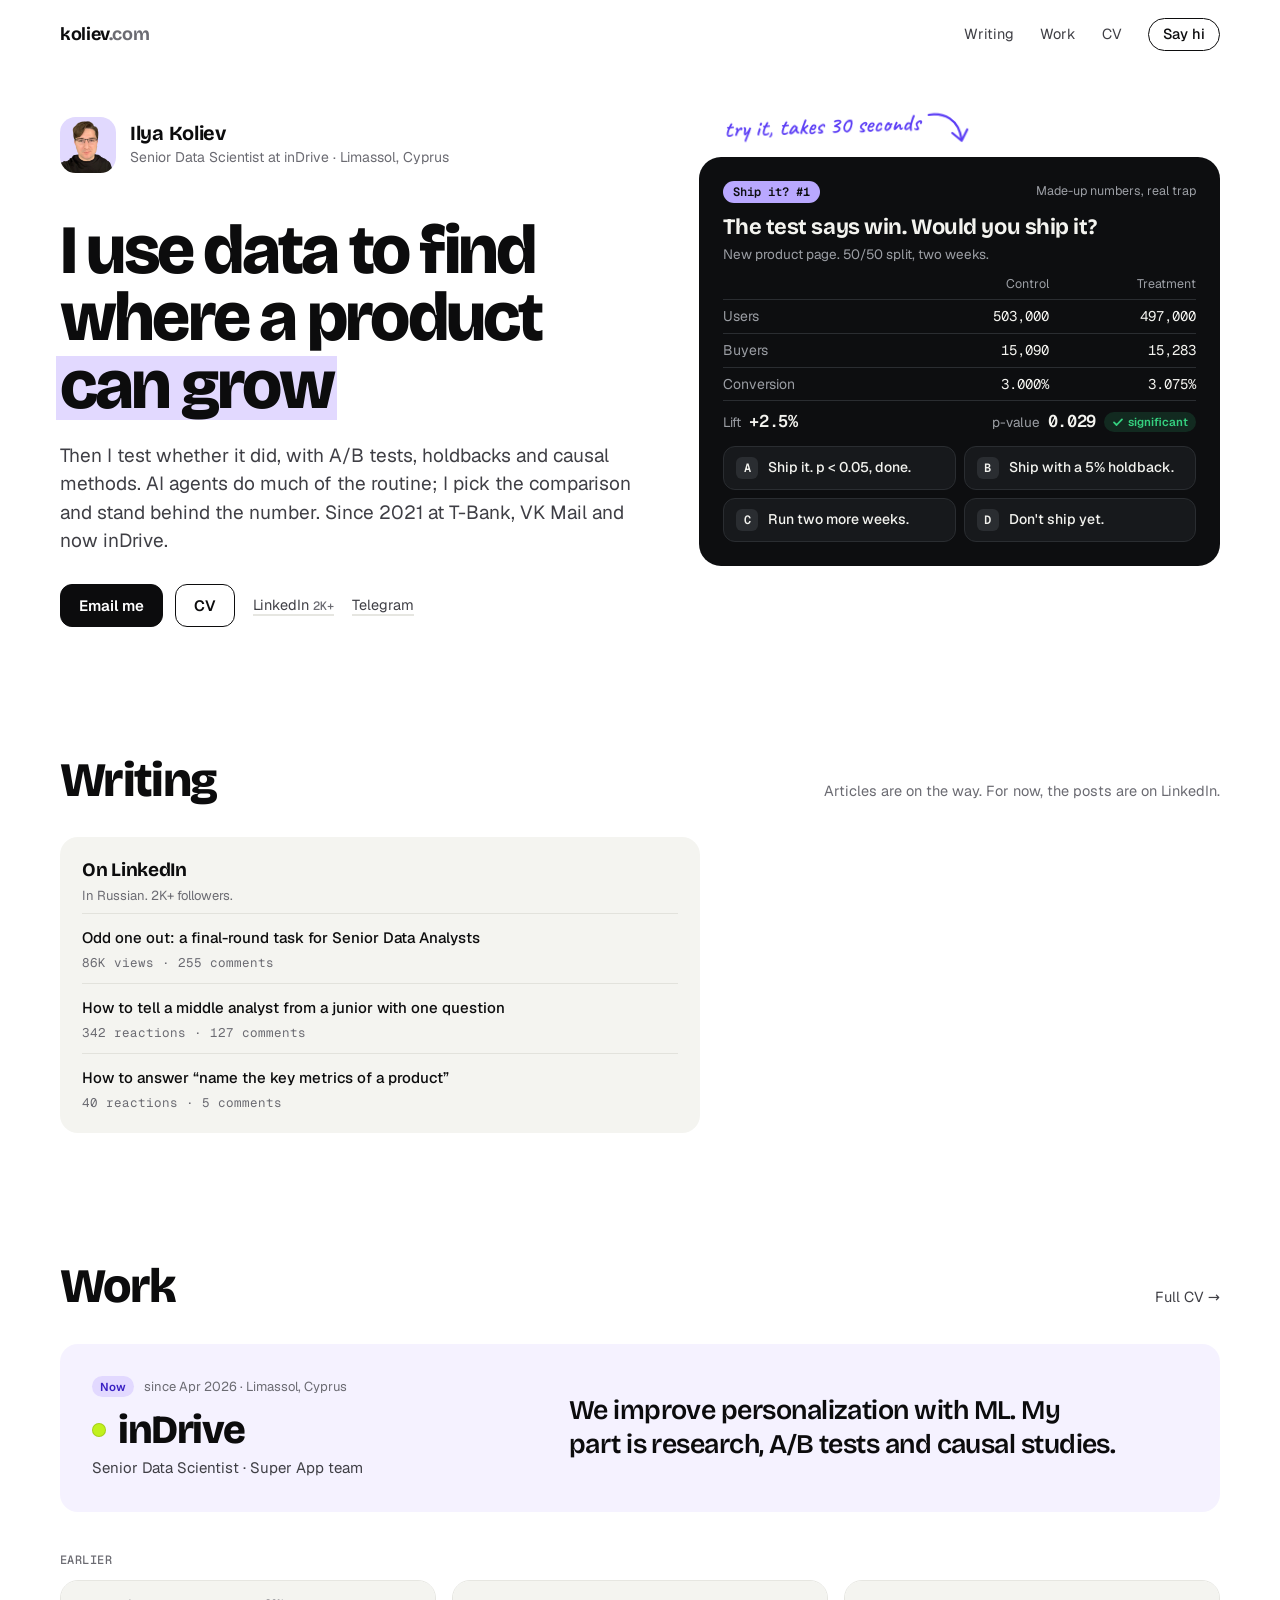
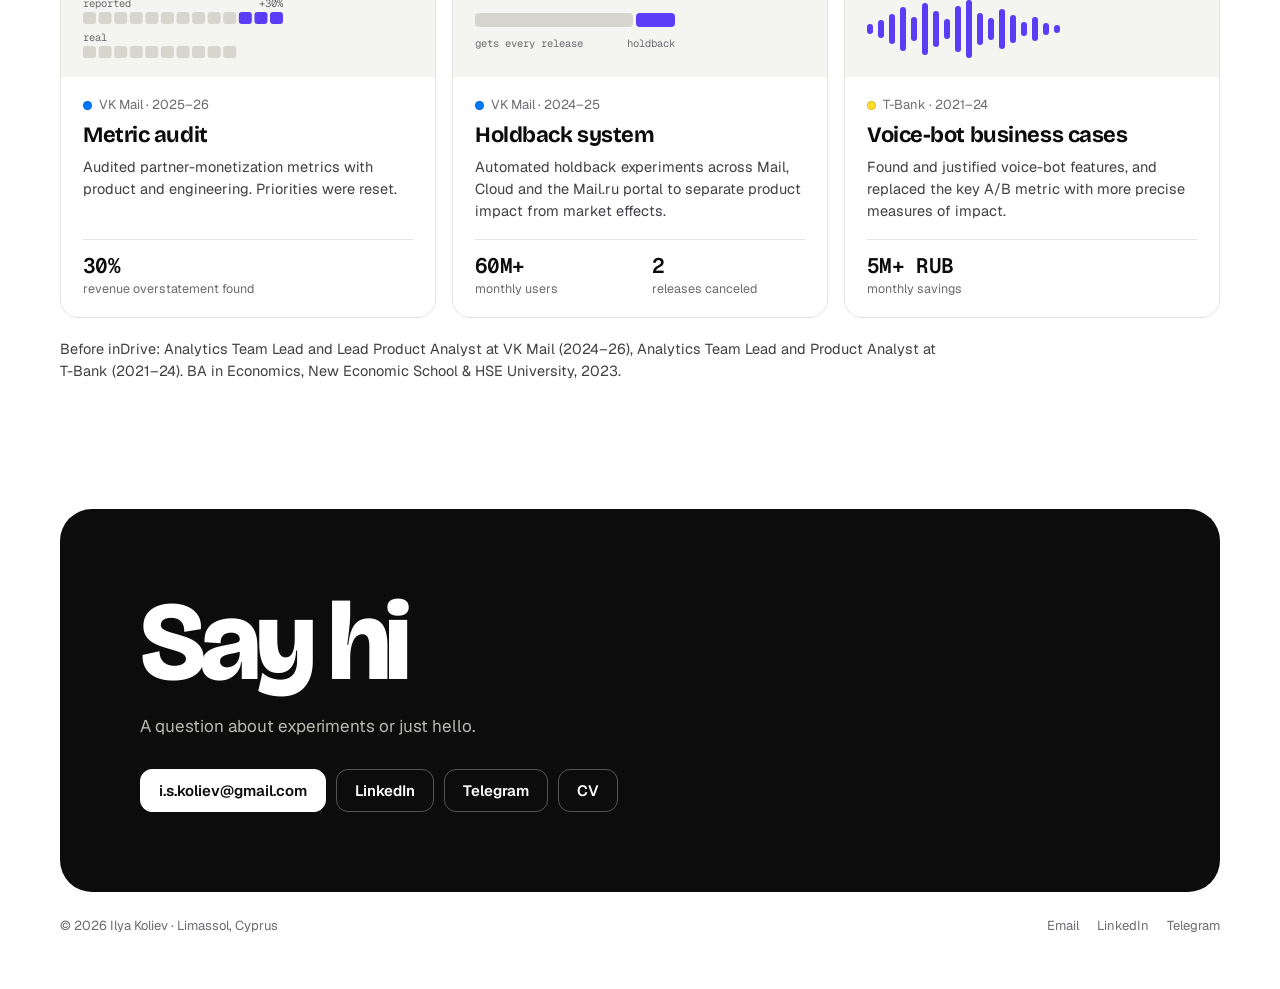
<file: index.html>
<!DOCTYPE html><html lang="en"><head><meta charset="utf-8"><meta name="viewport" content="width=device-width, initial-scale=1"><title>Ilya Koliev — Senior Data Scientist, experimentation &amp; causal inference</title><meta name="description" content="Ilya Koliev is a Senior Data Scientist at inDrive, previously at VK Mail and T-Bank. He uses data to find where a product can grow, then tests whether it did: A/B tests, holdbacks and causal inference."><link rel="canonical" href="https://koliev.com/"><meta name="robots" content="index, follow, max-image-preview:large, max-snippet:-1, max-video-preview:-1"><meta name="author" content="Ilya Koliev"><meta name="generator" content="Astro v7.4.7"><meta name="theme-color" content="#ffffff"><link rel="icon" type="image/svg+xml" href="/favicon.svg"><link rel="icon" href="/favicon-32.png" sizes="32x32" type="image/png"><link rel="apple-touch-icon" href="/apple-touch-icon.png"><link rel="alternate" type="application/rss+xml" title="Ilya Koliev: writing" href="https://koliev.com/rss.xml"><meta property="og:type" content="profile"><meta property="og:site_name" content="Ilya Koliev"><meta property="og:title" content="Ilya Koliev — Senior Data Scientist, experimentation &amp; causal inference"><meta property="og:description" content="Ilya Koliev is a Senior Data Scientist at inDrive, previously at VK Mail and T-Bank. He uses data to find where a product can grow, then tests whether it did: A/B tests, holdbacks and causal inference."><meta property="og:url" content="https://koliev.com/"><meta property="og:locale" content="en_US"><meta property="og:image" content="https://koliev.com/og/home.jpg"><meta property="og:image:width" content="1200"><meta property="og:image:height" content="630"><meta property="og:image:type" content="image/jpeg"><meta property="og:image:alt" content="Ilya Koliev — Senior Data Scientist, experimentation &amp; causal inference"><meta property="profile:first_name" content="Ilya"><meta property="profile:last_name" content="Koliev"><meta name="twitter:card" content="summary_large_image"><meta name="twitter:title" content="Ilya Koliev — Senior Data Scientist, experimentation &amp; causal inference"><meta name="twitter:description" content="Ilya Koliev is a Senior Data Scientist at inDrive, previously at VK Mail and T-Bank. He uses data to find where a product can grow, then tests whether it did: A/B tests, holdbacks and causal inference."><meta name="twitter:image" content="https://koliev.com/og/home.jpg"><script type="application/ld+json">{"@context":"https://schema.org","@type":"WebSite","@id":"https://koliev.com/#website","url":"https://koliev.com/","name":"Ilya Koliev","description":"Ilya Koliev is a Senior Data Scientist at inDrive, previously at VK Mail and T-Bank. He uses data to find where a product can grow, then tests whether it did: A/B tests, holdbacks and causal inference.","inLanguage":"en","publisher":{"@id":"https://koliev.com/#person"}}</script><script type="application/ld+json">{"@context":"https://schema.org","@type":"ProfilePage","@id":"https://koliev.com/","url":"https://koliev.com/","name":"Ilya Koliev: Senior Data Scientist","inLanguage":"en","isPartOf":{"@id":"https://koliev.com/#website"},"mainEntity":{"@type":"Person","@id":"https://koliev.com/#person","name":"Ilya Koliev","alternateName":"Илья Колиев","url":"https://koliev.com/","image":"https://koliev.com/ilya-koliev.jpg","jobTitle":"Senior Data Scientist","hasOccupation":{"@type":"Occupation","name":"Senior Data Scientist","skills":"A/B testing, CUPED, sequential tests, holdbacks, SRM checks, power and MDE, difference-in-differences, synthetic control, propensity score matching, metric design, North Star and guardrails, data quality, Python (pandas, NumPy, SciPy), SQL (Hive, PostgreSQL, ClickHouse), Spark, Hadoop, Kafka, Airflow, Git, Superset, Redash, Tableau"},"description":"Ilya Koliev is a Senior Data Scientist at inDrive, previously at VK Mail and T-Bank. He uses data to find where a product can grow, then tests whether it did: A/B tests, holdbacks and causal inference.","worksFor":{"@type":"Organization","name":"inDrive"},"workLocation":{"@type":"Place","name":"Limassol, Cyprus"},"alumniOf":[{"@type":"CollegeOrUniversity","name":"New Economic School","url":"https://www.nes.ru/en"},{"@type":"CollegeOrUniversity","name":"HSE University","url":"https://www.hse.ru/en/"}],"knowsAbout":["Experimentation","A/B testing","Holdback experiments","Causal inference","Synthetic control","Difference-in-differences","Propensity score matching","Metric design","Data quality","Product analytics"],"knowsLanguage":["en","ru"],"email":"mailto:i.s.koliev@gmail.com","sameAs":["https://www.linkedin.com/in/ilya-koliev/","https://t.me/koliev"]}}</script><script>(function(){
var K="phc_qfEcMADGmDAaSUZTXY9UgDz5mD2Npgsg7izP29tpx5z9",H="https://eu.i.posthog.com",D="koliev.com",F="analytics-off",q=[],started=false,ready=false,off=false;
window.__track=function(){};
function note(s){addEventListener("DOMContentLoaded",function(){var n=document.createElement("p");n.setAttribute("role","status");n.textContent="Analytics on this device: "+s;n.style.cssText="position:fixed;left:16px;bottom:16px;z-index:99;margin:0;padding:8px 12px;border-radius:8px;background:#111;color:#fff;font:14px/1.4 system-ui,sans-serif";document.body.appendChild(n)})}
try{var m=/[?&]analytics=(on|off)(&|$)/.exec(location.search);if(m){if(m[1]==="off")localStorage.setItem(F,"1");else localStorage.removeItem(F);note(m[1])}off=localStorage.getItem(F)==="1"}catch(e){}
if(off||location.hostname!==D)return;
function page(){return{$current_url:location.href,$pathname:location.pathname,title:document.title}}
var T0=Date.now(),P0=page(),pv=false,bot=navigator.webdriver||/(^|[^a-z])bot|[a-z]bot[/;]|crawl|spider|slurp|headless|lighthouse|preview/i.test(navigator.userAgent);
function own(a,b){var o={},k;for(k in a)o[k]=a[k];for(k in b)o[k]=b[k];return o}
var U={};try{new URLSearchParams(location.search).forEach(function(v,k){if(/^utm_/.test(k))U[k]=v})}catch(e){}
window.__track=function(e,p){if(ready){window.posthog.capture(e,p,{send_instantly:true})}else{q.push([e,own(p),Date.now(),page()])}};
function ch(h){return/^mailto:/i.test(h)?"email":/^https?:\/\/([a-z0-9-]+\.)?linkedin\.com\/in\//i.test(h)?"linkedin":/^https?:\/\/(t|telegram)\.me\//i.test(h)?"telegram":""}
document.addEventListener("click",function(e){var a=e.target&&e.target.closest?e.target.closest("a[href]"):null,c=a&&ch(a.href);if(!c)return;var s=a.closest("[data-place]");window.__track("contact_click",{channel:c,place:s?s.getAttribute("data-place"):"page"})});
addEventListener("beforeprint",function(){window.__track("page_print")});
function ctx(){var p={distinct_id:"$posthog_cookieless",$cookieless_mode:true,$raw_user_agent:navigator.userAgent,$host:location.host,$referrer:document.referrer||"$direct",$referring_domain:"$direct",$screen_width:screen.width,$screen_height:screen.height,$device_type:/iPad|Tablet/i.test(navigator.userAgent)?"Tablet":/Mobi|Android|iPhone/i.test(navigator.userAgent)?"Mobile":"Desktop",$lib:"koliev-beacon"};
try{p.$timezone=Intl.DateTimeFormat().resolvedOptions().timeZone}catch(e){}try{if(document.referrer)p.$referring_domain=new URL(document.referrer).host}catch(e){}
return own(p,U)}
function flush(){if(ready||bot||!navigator.sendBeacon)return;var x=q.splice(0);if(!pv){pv=true;x.unshift(["$pageview",{},T0,P0])}if(!x.length)return;
try{var c0=ctx(),b=x.map(function(x){var p=own(own(c0,x[3]),x[1]);return{event:x[0],properties:p,timestamp:new Date(x[2]).toISOString()}});
navigator.sendBeacon(H+"/batch/",new Blob([JSON.stringify({api_key:K,batch:b,sent_at:new Date().toISOString()})],{type:"text/plain"}))}catch(e){}}
addEventListener("pagehide",flush);
document.addEventListener("visibilitychange",function(){if(document.visibilityState==="hidden")flush()});
addEventListener("pageshow",function(e){if(!e.persisted)return;T0=Date.now();P0=page();if(ready)window.posthog.capture("$pageview",P0);else pv=false});
function start(){if(started)return;started=true;
!function(t,e){var o,n,p,r;e.__SV||(window.posthog&&window.posthog.__loaded)||(window.posthog=e,e._i=[],e.init=function(i,s,a){function g(t,e){var o=e.split(".");2==o.length&&(t=t[o[0]],e=o[1]),t[e]=function(){t.push([e].concat(Array.prototype.slice.call(arguments,0)))}}(p=t.createElement("script")).type="text/javascript",p.crossOrigin="anonymous",p.async=!0,p.src="https://eu-assets.i.posthog.com/static/array.js",(r=t.getElementsByTagName("script")[0]).parentNode.insertBefore(p,r);var u=e;for(void 0!==a?u=e[a]=[]:a="posthog",u.people=u.people||[],u.toString=function(t){var e="posthog";return"posthog"!==a&&(e+="."+a),t||(e+=" (stub)"),e},u.people.toString=function(){return u.toString(1)+".people (stub)"},o="init capture register register_once unregister opt_out_capturing has_opted_out_capturing opt_in_capturing reset".split(" "),n=0;n<o.length;n++)g(u,o[n]);e._i.push([i,s,a])},e.__SV=1)}(document,window.posthog||[]);
var c={"api_host":"https://eu.i.posthog.com","ui_host":"https://eu.posthog.com","defaults":"2025-11-30","cookieless_mode":"always","persistence":"memory","person_profiles":"identified_only","autocapture":true,"capture_pageview":false,"capture_pageleave":true,"capture_dead_clicks":false,"capture_heatmaps":false,"disable_session_recording":true,"disable_surveys":true,"advanced_disable_flags":true,"capture_performance":false,"mask_personal_data_properties":true};
c.loaded=function(ph){ready=true;if(!pv){pv=true;ph.capture("$pageview",P0,{timestamp:new Date(T0)})}var x;while((x=q.shift()))ph.capture(x[0],own(x[3],x[1]),{timestamp:new Date(x[2])})};
window.posthog.init(K,c);}
function idle(){(window.requestIdleCallback||function(f){setTimeout(f,1)})(start,{timeout:3000})}
document.readyState==="complete"?idle():addEventListener("load",idle,{once:true});
})();</script><link rel="stylesheet" href="/_astro/index.CIr_IuP5.css"><link rel="stylesheet" href="/_astro/Base.DVHIGhiy.css"><style>.avatar[data-astro-cid-u5m3xj5o]{width:var(--size);height:var(--size);border-radius:calc(var(--size) * .28);object-fit:cover;flex:none;place-items:center;display:inline-grid}.avatar--mono[data-astro-cid-u5m3xj5o]{background:var(--ink);color:#fff;font:600 calc(var(--size) * .38) / 1 var(--mono);letter-spacing:-.02em}
.note[data-astro-cid-n7xi3xt4]{color:var(--muted);margin:4px 0 8px;font-size:13px}ul[data-astro-cid-n7xi3xt4]{margin:0;padding:0;list-style:none}li[data-astro-cid-n7xi3xt4]{border-top:1px solid #e2e2dc;padding:12px 0}li[data-astro-cid-n7xi3xt4]:last-child{padding-bottom:0}a[data-astro-cid-n7xi3xt4]{font-size:15px;font-weight:500;line-height:1.35;text-decoration:none}a[data-astro-cid-n7xi3xt4]:hover{color:var(--accent)}li[data-astro-cid-n7xi3xt4] p[data-astro-cid-n7xi3xt4]{font:12.5px var(--mono);color:var(--muted);margin:4px 0 0}
.posts[data-astro-cid-oxezsu4a]{margin:0;padding:0;list-style:none}li[data-astro-cid-oxezsu4a]{border-top:1px solid var(--line);padding:18px 0}li[data-astro-cid-oxezsu4a]:last-child{border-bottom:1px solid var(--line)}a[data-astro-cid-oxezsu4a]{font:600 20px/1.25 var(--display);letter-spacing:-.015em;text-wrap:balance;text-decoration:none}a[data-astro-cid-oxezsu4a]:hover{color:var(--accent)}.meta[data-astro-cid-oxezsu4a]{color:var(--muted);flex-wrap:wrap;align-items:center;gap:4px 12px;margin:6px 0 0;font-size:13px;display:flex}
</style></head><body><header class="top wrap" data-astro-cid-nen7h5rs><a class="brand" href="/" aria-label="Ilya Koliev, home" data-astro-cid-nen7h5rs>koliev<span data-astro-cid-nen7h5rs>.com</span></a><nav aria-label="Main" data-astro-cid-nen7h5rs><a href="/writing/" data-astro-cid-nen7h5rs>Writing</a><a href="/#work" data-astro-cid-nen7h5rs>Work</a><a href="/cv/" data-astro-cid-nen7h5rs>CV</a><a class="pill" href="/#contact" data-astro-cid-nen7h5rs>Say hi</a></nav></header><main id="main"><div class="wrap" data-astro-cid-lcdefpme><section class="hero" data-astro-cid-lcdefpme><div class="pitch" data-astro-cid-lcdefpme><div class="me" data-astro-cid-lcdefpme><img class="avatar" src="/ilya-koliev.jpg" alt="Ilya Koliev" width="56" height="56" style="--size:56px" data-astro-cid-u5m3xj5o><div data-astro-cid-lcdefpme><h1 data-astro-cid-lcdefpme>Ilya Koliev</h1><p data-astro-cid-lcdefpme>Senior Data Scientist at inDrive · Limassol, Cyprus</p></div></div><p class="hook" data-astro-cid-lcdefpme>I use data to find where a product <mark data-astro-cid-lcdefpme>can grow</mark></p><p class="sub" data-astro-cid-lcdefpme>Then I test whether it did, with A/B tests, holdbacks and causal methods. AI agents do much of the routine; I pick the comparison and stand behind the number. Since 2021 at <span class="nw" data-astro-cid-lcdefpme>T-Bank</span>, <span class="nw" data-astro-cid-lcdefpme>VK Mail</span> and now inDrive.</p><div class="cta" data-place="hero" data-astro-cid-lcdefpme><a class="btn btn--dark" href="mailto:i.s.koliev@gmail.com" data-copy="i.s.koliev@gmail.com" data-astro-cid-lcdefpme>Email me</a><a class="btn btn--line" href="/cv/" data-astro-cid-lcdefpme>CV</a><span class="cta-links" data-astro-cid-lcdefpme><a href="https://www.linkedin.com/in/ilya-koliev/" rel="me noopener" data-astro-cid-lcdefpme>LinkedIn <small data-astro-cid-lcdefpme>2K+</small></a><a href="https://t.me/koliev" rel="me noopener" data-astro-cid-lcdefpme>Telegram</a></span></div></div><div class="play" data-astro-cid-lcdefpme><p class="note" aria-hidden="true" data-astro-cid-lcdefpme><span data-astro-cid-lcdefpme>try it, takes 30 seconds</span><svg width="44" height="38" viewBox="0 0 44 38" fill="none" data-astro-cid-lcdefpme><path d="M3 5c15-2 30 5 32 26" stroke="currentColor" stroke-width="2.2" stroke-linecap="round" data-astro-cid-lcdefpme></path><path d="M26 24l9 8 6-11" stroke="currentColor" stroke-width="2.2" stroke-linecap="round" stroke-linejoin="round" data-astro-cid-lcdefpme></path></svg></p><section class="puzzle" data-puzzle data-answer="D" aria-labelledby="puzzle-title" data-astro-cid-6cf5hokj><p class="p-head" data-astro-cid-6cf5hokj><span class="p-tag" data-astro-cid-6cf5hokj>Ship it? #1</span><span class="p-note" data-astro-cid-6cf5hokj>Made-up numbers, real trap</span></p><h2 id="puzzle-title" data-astro-cid-6cf5hokj>The test says win. Would you ship it?</h2><p class="p-setup" data-astro-cid-6cf5hokj>New product page. 50/50 split, two weeks.</p><table class="p-table" data-astro-cid-6cf5hokj><thead data-astro-cid-6cf5hokj><tr data-astro-cid-6cf5hokj><td data-astro-cid-6cf5hokj></td><th scope="col" data-astro-cid-6cf5hokj>Control</th><th scope="col" data-astro-cid-6cf5hokj>Treatment</th></tr></thead><tbody data-astro-cid-6cf5hokj><tr class="p-users" data-astro-cid-6cf5hokj><th scope="row" data-astro-cid-6cf5hokj>Users<span class="p-flag" data-reveal hidden data-astro-cid-6cf5hokj><svg width="12" height="12" viewBox="0 0 12 12" aria-hidden="true" data-astro-cid-6cf5hokj><path d="M6 1l5.2 9.5H.8z" fill="none" stroke="currentColor" stroke-width="1.4" stroke-linejoin="round" data-astro-cid-6cf5hokj></path><path d="M6 4.6v2.6M6 8.7v.1" stroke="currentColor" stroke-width="1.4" stroke-linecap="round" data-astro-cid-6cf5hokj></path></svg>6,000 apart</span></th><td data-astro-cid-6cf5hokj>503,000</td><td data-astro-cid-6cf5hokj>497,000</td></tr><tr data-astro-cid-6cf5hokj><th scope="row" data-astro-cid-6cf5hokj>Buyers</th><td data-astro-cid-6cf5hokj>15,090</td><td data-astro-cid-6cf5hokj>15,283</td></tr><tr data-astro-cid-6cf5hokj><th scope="row" data-astro-cid-6cf5hokj>Conversion</th><td data-astro-cid-6cf5hokj>3.000%</td><td data-astro-cid-6cf5hokj>3.075%</td></tr></tbody></table><dl class="p-result" data-astro-cid-6cf5hokj><div data-astro-cid-6cf5hokj><dt data-astro-cid-6cf5hokj>Lift</dt><dd data-astro-cid-6cf5hokj>+2.5%</dd></div><div data-astro-cid-6cf5hokj><dt data-astro-cid-6cf5hokj>p-value</dt><dd data-astro-cid-6cf5hokj>0.029<span class="p-sig" data-astro-cid-6cf5hokj><svg width="12" height="12" viewBox="0 0 12 12" aria-hidden="true" data-astro-cid-6cf5hokj><path d="M2 6.4l2.6 2.6L10 3.4" fill="none" stroke="currentColor" stroke-width="1.8" stroke-linecap="round" stroke-linejoin="round" data-astro-cid-6cf5hokj></path></svg>significant</span></dd></div></dl><div class="p-options" role="group" aria-labelledby="puzzle-title" data-astro-cid-6cf5hokj><button type="button" class="p-option" data-option="A" aria-pressed="false" data-astro-cid-6cf5hokj><span class="p-key" data-astro-cid-6cf5hokj>A</span><span class="p-text" data-astro-cid-6cf5hokj>Ship it. p &lt; 0.05, done.</span><svg class="p-mark" width="16" height="16" viewBox="0 0 16 16" aria-hidden="true" data-astro-cid-6cf5hokj><path d="M4 4l8 8M12 4l-8 8" fill="none" stroke="currentColor" stroke-width="2" stroke-linecap="round" data-astro-cid-6cf5hokj></path></svg></button><button type="button" class="p-option" data-option="B" aria-pressed="false" data-astro-cid-6cf5hokj><span class="p-key" data-astro-cid-6cf5hokj>B</span><span class="p-text" data-astro-cid-6cf5hokj>Ship with a 5% holdback.</span><svg class="p-mark" width="16" height="16" viewBox="0 0 16 16" aria-hidden="true" data-astro-cid-6cf5hokj><path d="M4 4l8 8M12 4l-8 8" fill="none" stroke="currentColor" stroke-width="2" stroke-linecap="round" data-astro-cid-6cf5hokj></path></svg></button><button type="button" class="p-option" data-option="C" aria-pressed="false" data-astro-cid-6cf5hokj><span class="p-key" data-astro-cid-6cf5hokj>C</span><span class="p-text" data-astro-cid-6cf5hokj>Run two more weeks.</span><svg class="p-mark" width="16" height="16" viewBox="0 0 16 16" aria-hidden="true" data-astro-cid-6cf5hokj><path d="M4 4l8 8M12 4l-8 8" fill="none" stroke="currentColor" stroke-width="2" stroke-linecap="round" data-astro-cid-6cf5hokj></path></svg></button><button type="button" class="p-option" data-option="D" data-right aria-pressed="false" data-astro-cid-6cf5hokj><span class="p-key" data-astro-cid-6cf5hokj>D</span><span class="p-text" data-astro-cid-6cf5hokj>Don&#39;t ship yet.</span><svg class="p-mark" width="16" height="16" viewBox="0 0 16 16" aria-hidden="true" data-astro-cid-6cf5hokj><path d="M3 8.6l3.2 3.2L13 4.6" fill="none" stroke="currentColor" stroke-width="2" stroke-linecap="round" stroke-linejoin="round" data-astro-cid-6cf5hokj></path></svg></button></div><div class="p-reveal" data-reveal hidden data-astro-cid-6cf5hokj><p class="p-verdict" role="status" data-verdict data-right="That's the call." data-wrong="Not this one. The call is D: don't ship yet." data-astro-cid-6cf5hokj>The call is D: don&#39;t ship yet.</p><p data-astro-cid-6cf5hokj><strong data-astro-cid-6cf5hokj>Look at the users, not the buyers.</strong> A 50/50 split of 1,000,000 users puts 500,000 in each group, give or take. In 95% of fair tests control lands within ±980 of that. Here it is 3,000 off: 6 standard deviations, a 1 in 507 million event.</p><figure class="fs" data-astro-cid-be257okp><figcaption data-astro-cid-be257okp>Users in control, if the 50/50 split were fair</figcaption><div class="fs-plot" data-fs data-expected="500000" data-sd="500" data-range="8" data-astro-cid-be257okp><svg viewBox="0 0 100 100" preserveAspectRatio="none" aria-hidden="true" data-astro-cid-be257okp><path class="fs-area" d="M0.00 100.00L0.62 100.00L1.25 100.00L1.87 100.00L2.50 100.00L3.13 100.00L3.75 100.00L4.38 100.00L5.00 100.00L5.63 100.00L6.25 100.00L6.87 100.00L7.50 100.00L8.12 100.00L8.75 100.00L9.38 100.00L10.00 100.00L10.63 100.00L11.25 100.00L11.88 100.00L12.50 100.00L13.12 100.00L13.75 100.00L14.37 100.00L15.00 100.00L15.63 100.00L16.25 100.00L16.88 100.00L17.50 100.00L18.13 100.00L18.75 100.00L19.37 100.00L20.00 100.00L20.63 100.00L21.25 100.00L21.88 100.00L22.50 99.99L23.13 99.99L23.75 99.99L24.38 99.98L25.00 99.97L25.62 99.96L26.25 99.94L26.88 99.91L27.50 99.88L28.13 99.83L28.75 99.75L29.38 99.65L30.00 99.52L30.63 99.34L31.25 99.11L31.87 98.81L32.50 98.41L33.13 97.91L33.75 97.28L34.38 96.49L35.00 95.51L35.63 94.32L36.25 92.89L36.88 91.18L37.50 89.17L38.13 86.84L38.75 84.17L39.38 81.14L40.00 77.76L40.63 74.03L41.25 69.98L41.88 65.64L42.50 61.06L43.13 56.31L43.75 51.48L44.38 46.64L45.00 41.91L45.63 37.38L46.25 33.18L46.88 29.40L47.50 26.15L48.13 23.52L48.75 21.58L49.38 20.40L50.00 20.00L50.63 20.40L51.25 21.58L51.88 23.52L52.50 26.15L53.13 29.40L53.75 33.18L54.37 37.38L55.00 41.91L55.63 46.64L56.25 51.48L56.88 56.31L57.50 61.06L58.13 65.64L58.75 69.98L59.38 74.03L60.00 77.76L60.62 81.14L61.25 84.17L61.88 86.84L62.50 89.17L63.13 91.18L63.75 92.89L64.38 94.32L65.00 95.51L65.63 96.49L66.25 97.28L66.88 97.91L67.50 98.41L68.13 98.81L68.75 99.11L69.38 99.34L70.00 99.52L70.63 99.65L71.25 99.75L71.88 99.83L72.50 99.88L73.13 99.91L73.75 99.94L74.38 99.96L75.00 99.97L75.63 99.98L76.25 99.99L76.88 99.99L77.50 99.99L78.13 100.00L78.75 100.00L79.38 100.00L80.00 100.00L80.63 100.00L81.25 100.00L81.88 100.00L82.50 100.00L83.13 100.00L83.75 100.00L84.38 100.00L85.00 100.00L85.63 100.00L86.25 100.00L86.88 100.00L87.50 100.00L88.13 100.00L88.75 100.00L89.38 100.00L90.00 100.00L90.63 100.00L91.25 100.00L91.88 100.00L92.50 100.00L93.13 100.00L93.75 100.00L94.38 100.00L95.00 100.00L95.63 100.00L96.25 100.00L96.88 100.00L97.50 100.00L98.13 100.00L98.75 100.00L99.38 100.00L100.00 100.00L100 100L0 100Z" data-astro-cid-be257okp></path><path class="fs-band" d="M37.75 100L37.75 88.28L38.13 86.84L38.75 84.17L39.38 81.14L40.00 77.76L40.63 74.03L41.25 69.98L41.88 65.64L42.50 61.06L43.13 56.31L43.75 51.48L44.38 46.64L45.00 41.91L45.63 37.38L46.25 33.18L46.88 29.40L47.50 26.15L48.13 23.52L48.75 21.58L49.38 20.40L50.00 20.00L50.63 20.40L51.25 21.58L51.88 23.52L52.50 26.15L53.13 29.40L53.75 33.18L54.37 37.38L55.00 41.91L55.63 46.64L56.25 51.48L56.88 56.31L57.50 61.06L58.13 65.64L58.75 69.98L59.38 74.03L60.00 77.76L60.62 81.14L61.25 84.17L61.88 86.84L62.25 88.28L62.25 100Z" data-astro-cid-be257okp></path><path class="fs-line" d="M0.00 100.00L0.62 100.00L1.25 100.00L1.87 100.00L2.50 100.00L3.13 100.00L3.75 100.00L4.38 100.00L5.00 100.00L5.63 100.00L6.25 100.00L6.87 100.00L7.50 100.00L8.12 100.00L8.75 100.00L9.38 100.00L10.00 100.00L10.63 100.00L11.25 100.00L11.88 100.00L12.50 100.00L13.12 100.00L13.75 100.00L14.37 100.00L15.00 100.00L15.63 100.00L16.25 100.00L16.88 100.00L17.50 100.00L18.13 100.00L18.75 100.00L19.37 100.00L20.00 100.00L20.63 100.00L21.25 100.00L21.88 100.00L22.50 99.99L23.13 99.99L23.75 99.99L24.38 99.98L25.00 99.97L25.62 99.96L26.25 99.94L26.88 99.91L27.50 99.88L28.13 99.83L28.75 99.75L29.38 99.65L30.00 99.52L30.63 99.34L31.25 99.11L31.87 98.81L32.50 98.41L33.13 97.91L33.75 97.28L34.38 96.49L35.00 95.51L35.63 94.32L36.25 92.89L36.88 91.18L37.50 89.17L38.13 86.84L38.75 84.17L39.38 81.14L40.00 77.76L40.63 74.03L41.25 69.98L41.88 65.64L42.50 61.06L43.13 56.31L43.75 51.48L44.38 46.64L45.00 41.91L45.63 37.38L46.25 33.18L46.88 29.40L47.50 26.15L48.13 23.52L48.75 21.58L49.38 20.40L50.00 20.00L50.63 20.40L51.25 21.58L51.88 23.52L52.50 26.15L53.13 29.40L53.75 33.18L54.37 37.38L55.00 41.91L55.63 46.64L56.25 51.48L56.88 56.31L57.50 61.06L58.13 65.64L58.75 69.98L59.38 74.03L60.00 77.76L60.62 81.14L61.25 84.17L61.88 86.84L62.50 89.17L63.13 91.18L63.75 92.89L64.38 94.32L65.00 95.51L65.63 96.49L66.25 97.28L66.88 97.91L67.50 98.41L68.13 98.81L68.75 99.11L69.38 99.34L70.00 99.52L70.63 99.65L71.25 99.75L71.88 99.83L72.50 99.88L73.13 99.91L73.75 99.94L74.38 99.96L75.00 99.97L75.63 99.98L76.25 99.99L76.88 99.99L77.50 99.99L78.13 100.00L78.75 100.00L79.38 100.00L80.00 100.00L80.63 100.00L81.25 100.00L81.88 100.00L82.50 100.00L83.13 100.00L83.75 100.00L84.38 100.00L85.00 100.00L85.63 100.00L86.25 100.00L86.88 100.00L87.50 100.00L88.13 100.00L88.75 100.00L89.38 100.00L90.00 100.00L90.63 100.00L91.25 100.00L91.88 100.00L92.50 100.00L93.13 100.00L93.75 100.00L94.38 100.00L95.00 100.00L95.63 100.00L96.25 100.00L96.88 100.00L97.50 100.00L98.13 100.00L98.75 100.00L99.38 100.00L100.00 100.00" vector-effect="non-scaling-stroke" data-astro-cid-be257okp></path></svg><span class="fs-band-label" data-astro-cid-be257okp>95% of fair splits</span><span class="fs-cross" data-fs-cross hidden data-astro-cid-be257okp></span><span class="fs-stem" style="left:87.5%" data-astro-cid-be257okp></span><span class="fs-dot" style="left:87.5%" data-astro-cid-be257okp></span><span class="fs-label" style="left:clamp(38px, 87.5%, calc(100% - 38px))" data-astro-cid-be257okp><b data-astro-cid-be257okp>This test</b>503,000</span></div><div class="fs-axis" aria-hidden="true" data-astro-cid-be257okp><span style="left:12.5%" data-astro-cid-be257okp>497K</span><span style="left:25%" data-astro-cid-be257okp>498K</span><span style="left:37.5%" data-astro-cid-be257okp>499K</span><span style="left:50%" data-astro-cid-be257okp>500K</span><span style="left:62.5%" data-astro-cid-be257okp>501K</span><span style="left:75%" data-astro-cid-be257okp>502K</span><span style="left:87.5%" data-astro-cid-be257okp>503K</span></div><p class="fs-readout" data-fs-readout data-summary="This test is 6 standard deviations from fair. Move across the curve to try any other split." data-astro-cid-be257okp>This test is 6 standard deviations from fair. Move across the curve to try any other split.</p></figure><p data-astro-cid-6cf5hokj>That is a <strong data-astro-cid-6cf5hokj>sample ratio mismatch</strong> (χ² = 36). Somewhere between randomization and the dashboard, one group lost more users than the other. The groups are no longer comparable, so the +2.5% measures the leak as much as the page.</p><p data-astro-cid-6cf5hokj>One way it happens: the new page loads slower, and 6,000 treatment visitors leave before the tracking event fires. None of them buy. Count them back in and the lift is +1.28% with p = 0.26: too small to tell from zero.</p><h3 data-astro-cid-6cf5hokj>Why not the others</h3><ul class="p-why" data-astro-cid-6cf5hokj><li data-for="A" data-astro-cid-6cf5hokj><span class="p-key" data-astro-cid-6cf5hokj>A</span><span data-astro-cid-6cf5hokj><b data-astro-cid-6cf5hokj>Ship it. p &lt; 0.05, done.</b> The p-value assumes randomization and logging worked. Here they did not.</span></li><li data-for="B" data-astro-cid-6cf5hokj><span class="p-key" data-astro-cid-6cf5hokj>B</span><span data-astro-cid-6cf5hokj><b data-astro-cid-6cf5hokj>Ship with a 5% holdback.</b> A holdback on the same pipeline inherits the same bias.</span></li><li data-for="C" data-astro-cid-6cf5hokj><span class="p-key" data-astro-cid-6cf5hokj>C</span><span data-astro-cid-6cf5hokj><b data-astro-cid-6cf5hokj>Run two more weeks.</b> More data shrinks variance, not bias.</span></li></ul><p class="p-foot" data-astro-cid-6cf5hokj>Find the leak, fix it, rerun. It is not rare: about 6% of A/B tests at Microsoft had a sample ratio mismatch (Fabijan et al., KDD 2019).</p></div><noscript><style>
      [data-puzzle] .p-reveal[hidden] {
        display: block;
      }
      [data-puzzle] .p-flag[hidden] {
        display: inline-flex;
      }
    </style></noscript></section><script type="module">function e(e){let t=Math.abs(e),n=1/(1+.5*t),r=-1.26551223+n*(1.00002368+n*(.37409196+n*(.09678418+n*(-.18628806+n*(.27886807+n*(-1.13520398+n*(1.48851587+n*(-.82215223+n*.17087277)))))))),i=n*Math.exp(-t*t+r);return e>=0?i:2-i}var t=t=>e(Math.abs(t)/Math.SQRT2);function n(e){if(!(e>0))return`practically never`;let t=1/e;return t>=0xe8d4a51000?`1 in ${Math.round(t/0xe8d4a51000).toLocaleString(`en-US`)} trillion`:t>=1e9?`1 in ${(t/1e9).toFixed(1).replace(/\.0$/,``)} billion`:t>=1e6?`1 in ${Math.round(t/1e6)} million`:t>=10?`1 in ${Math.round(t).toLocaleString(`en-US`)}`:`1 in ${t.toFixed(1).replace(/\.0$/,``)}`}function r(e,t){try{window.__track?.(e,t)}catch{}}var i=e=>Math.round(e).toLocaleString(`en-US`),a=window.matchMedia(`(prefers-reduced-motion: reduce)`).matches;for(let e of document.querySelectorAll(`[data-puzzle]`)){let o=[...e.querySelectorAll(`[data-option]`)],s=e.querySelector(`[data-verdict]`);for(let t of o)t.addEventListener(`click`,()=>{let n=t.dataset.option??``,i=!e.dataset.pick;e.dataset.pick=n,r(`puzzle_answer`,{pick:n,right:n===e.dataset.answer,first:i});for(let e of o)e.setAttribute(`aria-pressed`,String(e===t));for(let t of e.querySelectorAll(`[data-for]`))t.toggleAttribute(`data-picked`,t.dataset.for===n);for(let t of e.querySelectorAll(`[data-reveal]`))t.hidden=!1;s&&(s.textContent=(n===e.dataset.answer?s.dataset.right:s.dataset.wrong)??``,i&&s.scrollIntoView({behavior:a?`auto`:`smooth`,block:`nearest`}))});let c=e.querySelector(`[data-fs]`),l=e.querySelector(`[data-fs-cross]`),u=e.querySelector(`[data-fs-readout]`);if(!c||!l||!u)continue;let d=Number(c.dataset.expected),f=Number(c.dataset.sd),p=Number(c.dataset.range),m=e=>{let r=c.getBoundingClientRect(),a=Math.min(1,Math.max(0,(e.clientX-r.left)/r.width)),o=(a*2-1)*p,s=Math.round(d+o*f),m=`${i(s)} / ${i(2*d-s)}`;l.style.left=`${a*100}%`,l.hidden=!1,u.textContent=Math.abs(o)<1.96?`${m}: ${i(Math.abs(s-d))} off, inside the 95% band. Nothing unusual.`:`${m}: ${i(Math.abs(s-d))} off, ${Math.abs(o).toFixed(1)} standard deviations. A fair test gets here ${n(t(o))}.`};c.addEventListener(`pointermove`,m),c.addEventListener(`pointerdown`,m),c.addEventListener(`pointerleave`,()=>{l.hidden=!0,u.textContent=u.dataset.summary??``})}</script></div></section><section class="section" aria-labelledby="writing-title" data-astro-cid-lcdefpme><div class="section-head" data-astro-cid-lcdefpme><h2 id="writing-title" data-astro-cid-lcdefpme>Writing</h2><p data-astro-cid-lcdefpme>Articles are on the way. For now, the posts are on LinkedIn.</p></div><div class="solo" data-astro-cid-lcdefpme><div class="panel" data-astro-cid-n7xi3xt4><h3 class="panel-title" data-astro-cid-n7xi3xt4="true">On LinkedIn</h3><p class="note" data-astro-cid-n7xi3xt4>In Russian. 2K+ followers.</p><ul data-astro-cid-n7xi3xt4><li data-astro-cid-n7xi3xt4><a href="https://www.linkedin.com/feed/update/urn:li:activity:7437122216577650688/" rel="noopener" data-astro-cid-n7xi3xt4>Odd one out: a final-round task for Senior Data Analysts</a><p data-astro-cid-n7xi3xt4>86K views · 255 comments</p></li><li data-astro-cid-n7xi3xt4><a href="https://www.linkedin.com/feed/update/urn:li:activity:7366429157888589825/" rel="noopener" data-astro-cid-n7xi3xt4>How to tell a middle analyst from a junior with one question</a><p data-astro-cid-n7xi3xt4>342 reactions · 127 comments</p></li><li data-astro-cid-n7xi3xt4><a href="https://www.linkedin.com/feed/update/urn:li:activity:7167864621524049920/" rel="noopener" data-astro-cid-n7xi3xt4>How to answer “name the key metrics of a product”</a><p data-astro-cid-n7xi3xt4>40 reactions · 5 comments</p></li></ul></div></div></section><section class="section" id="work" aria-labelledby="work-title" data-astro-cid-lcdefpme><div class="section-head" data-astro-cid-lcdefpme><h2 id="work-title" data-astro-cid-lcdefpme>Work</h2><p data-astro-cid-lcdefpme><a href="/cv/" data-astro-cid-lcdefpme>Full CV →</a></p></div><div class="now" data-astro-cid-lcdefpme><div data-astro-cid-lcdefpme><p class="now-meta" data-astro-cid-lcdefpme><span class="tag" data-astro-cid-lcdefpme>Now</span> since Apr 2026 · Limassol, Cyprus</p><h3 data-astro-cid-lcdefpme><i class="dot dot--indrive" data-astro-cid-lcdefpme></i>inDrive</h3><p class="now-role" data-astro-cid-lcdefpme>Senior Data Scientist<span data-astro-cid-lcdefpme> · Super App team</span></p></div><p class="now-text" data-astro-cid-lcdefpme>We improve personalization with ML. My part is research, A/B tests and causal studies.</p></div><p class="label earlier" data-astro-cid-lcdefpme>Earlier</p><ul class="builds" data-astro-cid-lcdefpme><li class="build" data-astro-cid-lcdefpme><div class="build-art" data-astro-cid-lcdefpme><svg class="glyph" width="200" height="64" viewBox="0 0 200 64" aria-hidden="true" data-astro-cid-p6lysxim><text x="0" y="10" data-astro-cid-p6lysxim>reported</text><text x="200" y="10" text-anchor="end" data-astro-cid-p6lysxim>+30%</text><rect class="dim" x="0" y="15" width="13" height="12" rx="3" data-astro-cid-p6lysxim></rect><rect class="dim" x="15.58" y="15" width="13" height="12" rx="3" data-astro-cid-p6lysxim></rect><rect class="dim" x="31.17" y="15" width="13" height="12" rx="3" data-astro-cid-p6lysxim></rect><rect class="dim" x="46.75" y="15" width="13" height="12" rx="3" data-astro-cid-p6lysxim></rect><rect class="dim" x="62.33" y="15" width="13" height="12" rx="3" data-astro-cid-p6lysxim></rect><rect class="dim" x="77.92" y="15" width="13" height="12" rx="3" data-astro-cid-p6lysxim></rect><rect class="dim" x="93.5" y="15" width="13" height="12" rx="3" data-astro-cid-p6lysxim></rect><rect class="dim" x="109.08" y="15" width="13" height="12" rx="3" data-astro-cid-p6lysxim></rect><rect class="dim" x="124.67" y="15" width="13" height="12" rx="3" data-astro-cid-p6lysxim></rect><rect class="dim" x="140.25" y="15" width="13" height="12" rx="3" data-astro-cid-p6lysxim></rect><rect class="hot" x="155.83" y="15" width="13" height="12" rx="3" data-astro-cid-p6lysxim></rect><rect class="hot" x="171.42" y="15" width="13" height="12" rx="3" data-astro-cid-p6lysxim></rect><rect class="hot" x="187" y="15" width="13" height="12" rx="3" data-astro-cid-p6lysxim></rect><text x="0" y="44" data-astro-cid-p6lysxim>real</text><rect class="dim" x="0" y="49" width="13" height="12" rx="3" data-astro-cid-p6lysxim></rect><rect class="dim" x="15.58" y="49" width="13" height="12" rx="3" data-astro-cid-p6lysxim></rect><rect class="dim" x="31.17" y="49" width="13" height="12" rx="3" data-astro-cid-p6lysxim></rect><rect class="dim" x="46.75" y="49" width="13" height="12" rx="3" data-astro-cid-p6lysxim></rect><rect class="dim" x="62.33" y="49" width="13" height="12" rx="3" data-astro-cid-p6lysxim></rect><rect class="dim" x="77.92" y="49" width="13" height="12" rx="3" data-astro-cid-p6lysxim></rect><rect class="dim" x="93.5" y="49" width="13" height="12" rx="3" data-astro-cid-p6lysxim></rect><rect class="dim" x="109.08" y="49" width="13" height="12" rx="3" data-astro-cid-p6lysxim></rect><rect class="dim" x="124.67" y="49" width="13" height="12" rx="3" data-astro-cid-p6lysxim></rect><rect class="dim" x="140.25" y="49" width="13" height="12" rx="3" data-astro-cid-p6lysxim></rect></svg></div><div class="build-body" data-astro-cid-lcdefpme><p class="where" data-astro-cid-lcdefpme><i class="dot dot--vk" data-astro-cid-lcdefpme></i>VK Mail · 2025–26</p><h3 data-astro-cid-lcdefpme>Metric audit</h3><p class="build-text" data-astro-cid-lcdefpme>Audited partner-monetization metrics with product and engineering. Priorities were reset.</p><div class="stats" data-astro-cid-lcdefpme><p data-astro-cid-lcdefpme><b data-astro-cid-lcdefpme>30%</b>revenue overstatement found</p></div></div></li><li class="build" data-astro-cid-lcdefpme><div class="build-art" data-astro-cid-lcdefpme><svg class="glyph" width="200" height="64" viewBox="0 0 200 64" aria-hidden="true" data-astro-cid-p6lysxim><rect class="dim" x="0" y="16" width="158" height="14" rx="4" data-astro-cid-p6lysxim></rect><rect class="hot" x="161" y="16" width="39" height="14" rx="4" data-astro-cid-p6lysxim></rect><text x="0" y="50" data-astro-cid-p6lysxim>gets every release</text><text x="200" y="50" text-anchor="end" data-astro-cid-p6lysxim>holdback</text></svg></div><div class="build-body" data-astro-cid-lcdefpme><p class="where" data-astro-cid-lcdefpme><i class="dot dot--vk" data-astro-cid-lcdefpme></i>VK Mail · 2024–25</p><h3 data-astro-cid-lcdefpme>Holdback system</h3><p class="build-text" data-astro-cid-lcdefpme>Automated holdback experiments across Mail, Cloud and the Mail.ru portal to separate product impact from market effects.</p><div class="stats" data-astro-cid-lcdefpme><p data-astro-cid-lcdefpme><b data-astro-cid-lcdefpme>60M+</b>monthly users</p><p data-astro-cid-lcdefpme><b data-astro-cid-lcdefpme>2</b>releases canceled</p></div></div></li><li class="build" data-astro-cid-lcdefpme><div class="build-art" data-astro-cid-lcdefpme><svg class="glyph" width="200" height="64" viewBox="0 0 200 64" aria-hidden="true" data-astro-cid-p6lysxim><rect class="hot" x="0" y="27" width="6" height="10" rx="3" data-astro-cid-p6lysxim></rect><rect class="hot" x="11" y="23" width="6" height="18" rx="3" data-astro-cid-p6lysxim></rect><rect class="hot" x="22" y="17" width="6" height="30" rx="3" data-astro-cid-p6lysxim></rect><rect class="hot" x="33" y="10" width="6" height="44" rx="3" data-astro-cid-p6lysxim></rect><rect class="hot" x="44" y="20" width="6" height="24" rx="3" data-astro-cid-p6lysxim></rect><rect class="hot" x="55" y="6" width="6" height="52" rx="3" data-astro-cid-p6lysxim></rect><rect class="hot" x="66" y="14" width="6" height="36" rx="3" data-astro-cid-p6lysxim></rect><rect class="hot" x="77" y="22" width="6" height="20" rx="3" data-astro-cid-p6lysxim></rect><rect class="hot" x="88" y="9" width="6" height="46" rx="3" data-astro-cid-p6lysxim></rect><rect class="hot" x="99" y="3" width="6" height="58" rx="3" data-astro-cid-p6lysxim></rect><rect class="hot" x="110" y="16" width="6" height="32" rx="3" data-astro-cid-p6lysxim></rect><rect class="hot" x="121" y="21" width="6" height="22" rx="3" data-astro-cid-p6lysxim></rect><rect class="hot" x="132" y="12" width="6" height="40" rx="3" data-astro-cid-p6lysxim></rect><rect class="hot" x="143" y="18" width="6" height="28" rx="3" data-astro-cid-p6lysxim></rect><rect class="hot" x="154" y="25" width="6" height="14" rx="3" data-astro-cid-p6lysxim></rect><rect class="hot" x="165" y="20" width="6" height="24" rx="3" data-astro-cid-p6lysxim></rect><rect class="hot" x="176" y="26" width="6" height="12" rx="3" data-astro-cid-p6lysxim></rect><rect class="hot" x="187" y="28" width="6" height="8" rx="3" data-astro-cid-p6lysxim></rect></svg></div><div class="build-body" data-astro-cid-lcdefpme><p class="where" data-astro-cid-lcdefpme><i class="dot dot--tbank" data-astro-cid-lcdefpme></i>T-Bank · 2021–24</p><h3 data-astro-cid-lcdefpme>Voice-bot business cases</h3><p class="build-text" data-astro-cid-lcdefpme>Found and justified voice-bot features, and replaced the key A/B metric with more precise measures of impact.</p><div class="stats" data-astro-cid-lcdefpme><p data-astro-cid-lcdefpme><b data-astro-cid-lcdefpme>5M+ RUB</b>monthly savings</p></div></div></li></ul><p class="before" data-astro-cid-lcdefpme>Before inDrive: Analytics Team Lead and Lead Product Analyst at <span class="nw" data-astro-cid-lcdefpme>VK Mail</span> (2024–26), Analytics Team Lead and Product Analyst at <span class="nw" data-astro-cid-lcdefpme>T-Bank</span> (2021–24). BA in Economics, New Economic School &amp; HSE University, 2023.</p></section><section class="end" id="contact" aria-labelledby="end-title" data-astro-cid-lcdefpme><h2 id="end-title" data-astro-cid-lcdefpme>Say hi</h2><p data-astro-cid-lcdefpme>A question about experiments or just hello.</p><div class="end-links" data-place="say_hi" data-astro-cid-lcdefpme><a class="btn btn--light" href="mailto:i.s.koliev@gmail.com" data-copy="i.s.koliev@gmail.com" data-astro-cid-lcdefpme>i.s.koliev@gmail.com</a><a class="btn btn--ghost" href="https://www.linkedin.com/in/ilya-koliev/" rel="me noopener" data-astro-cid-lcdefpme>LinkedIn</a><a class="btn btn--ghost" href="https://t.me/koliev" rel="me noopener" data-astro-cid-lcdefpme>Telegram</a><a class="btn btn--ghost" href="/cv/" data-astro-cid-lcdefpme>CV</a></div></section></div></main><footer class="foot wrap foot--flush" data-place="footer" data-astro-cid-jo6i4kqk><span data-astro-cid-jo6i4kqk>© 2026 Ilya Koliev · Limassol, Cyprus</span><nav aria-label="Contacts" data-astro-cid-jo6i4kqk><a href="mailto:i.s.koliev@gmail.com" data-copy="i.s.koliev@gmail.com" data-astro-cid-jo6i4kqk>Email</a><a href="https://www.linkedin.com/in/ilya-koliev/" rel="me noopener" data-astro-cid-jo6i4kqk>LinkedIn</a><a href="https://t.me/koliev" rel="me noopener" data-astro-cid-jo6i4kqk>Telegram</a></nav></footer><p class="visually-hidden" role="status" data-copy-status></p><script type="module">var e=document.querySelector(`[data-copy-status]`);for(let t of document.querySelectorAll(`a[data-copy]`))t.addEventListener(`click`,async()=>{try{await navigator.clipboard.writeText(t.dataset.copy??``)}catch{return}t.dataset.copied=``,e&&(e.textContent=`Email address copied`),setTimeout(()=>{delete t.dataset.copied,e&&(e.textContent=``)},2e3)});</script></body></html>
</file>
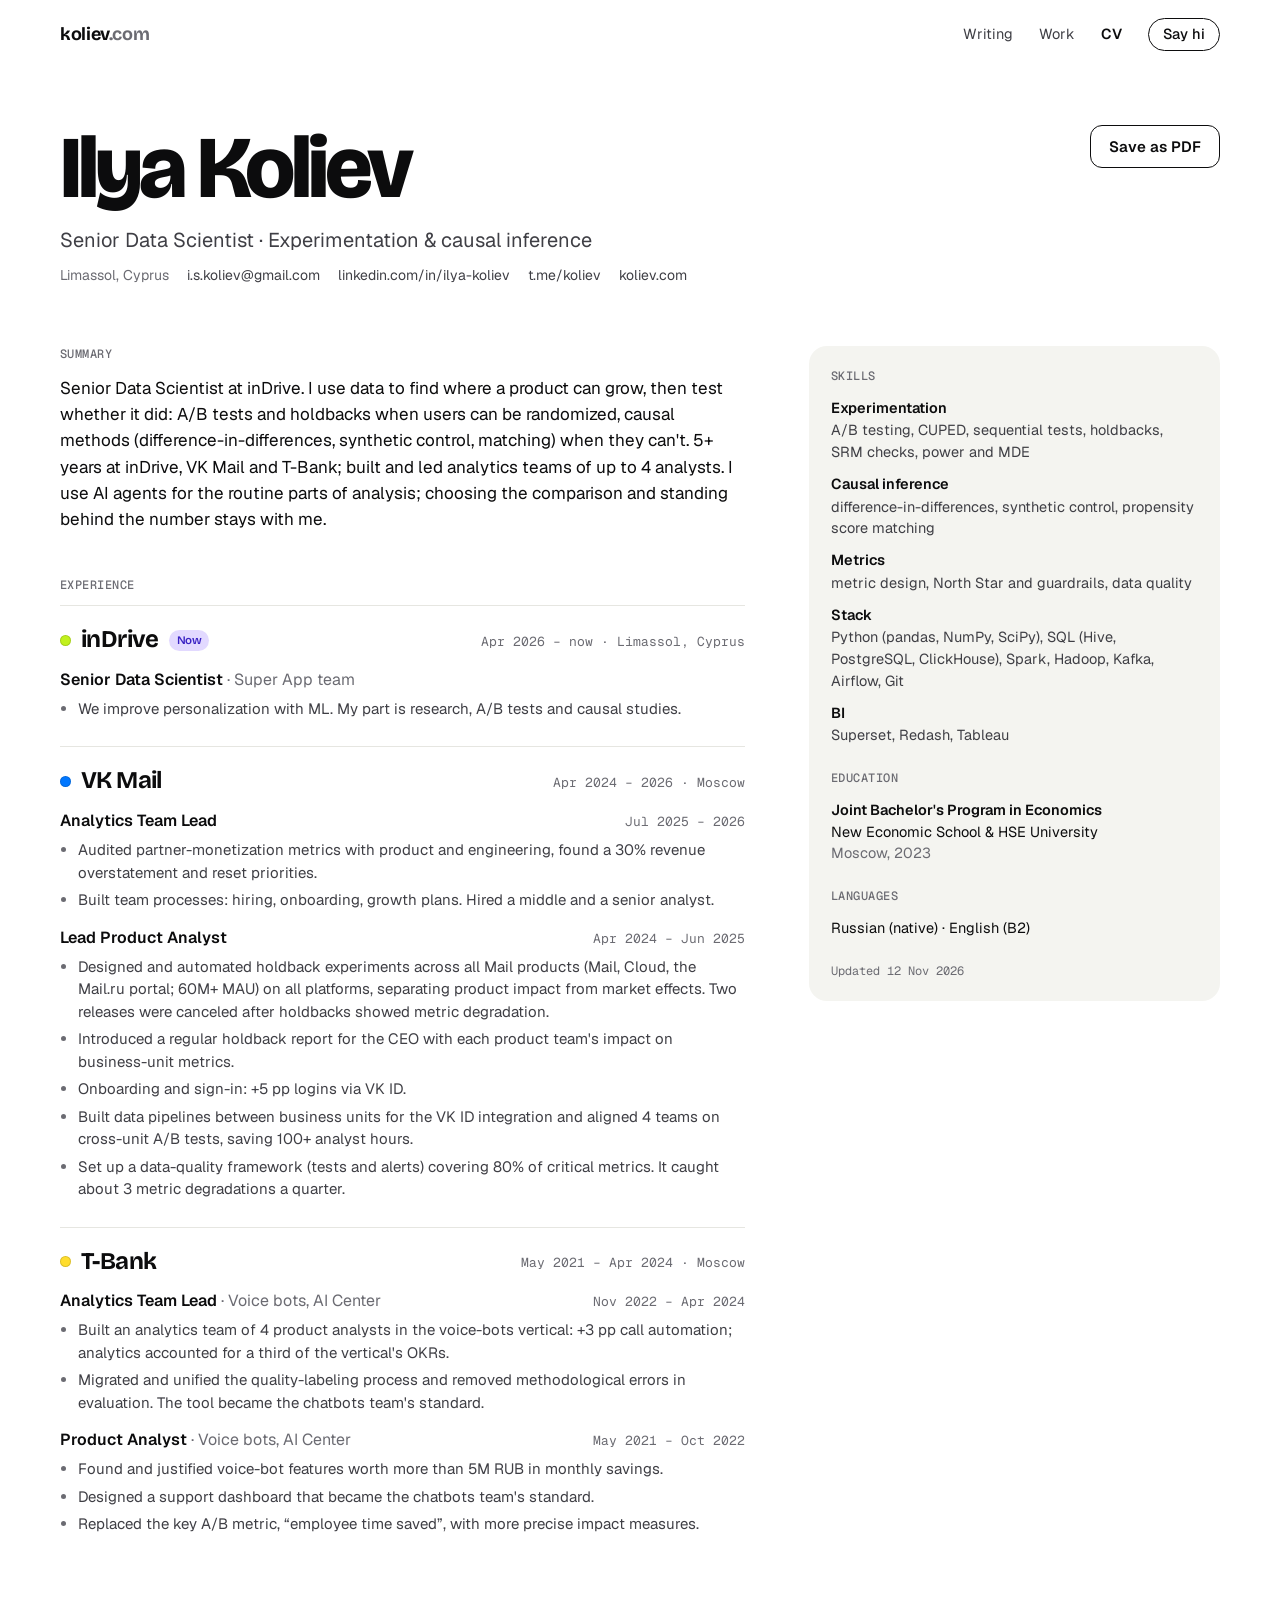
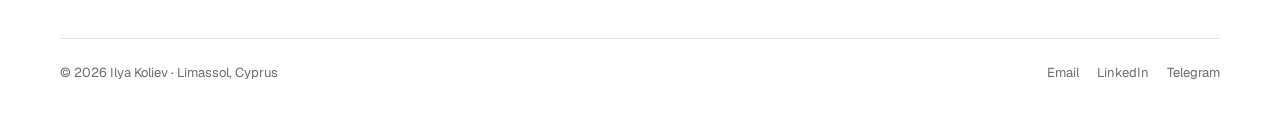
<file: cv/index.html>
<!DOCTYPE html><html lang="en"><head><meta charset="utf-8"><meta name="viewport" content="width=device-width, initial-scale=1"><title>Ilya Koliev — CV: Senior Data Scientist, experimentation &amp; causal inference</title><meta name="description" content="CV of Ilya Koliev: senior data scientist in experimentation and causal inference. Holdbacks across VK Mail (60M+ MAU), metric audits, data quality, team building at T-Bank."><link rel="canonical" href="https://koliev.com/cv/"><meta name="robots" content="index, follow, max-image-preview:large, max-snippet:-1, max-video-preview:-1"><meta name="author" content="Ilya Koliev"><meta name="generator" content="Astro v7.4.7"><meta name="theme-color" content="#ffffff"><link rel="icon" type="image/svg+xml" href="/favicon.svg"><link rel="icon" href="/favicon-32.png" sizes="32x32" type="image/png"><link rel="apple-touch-icon" href="/apple-touch-icon.png"><link rel="alternate" type="application/rss+xml" title="Ilya Koliev: writing" href="https://koliev.com/rss.xml"><meta property="og:type" content="profile"><meta property="og:site_name" content="Ilya Koliev"><meta property="og:title" content="Ilya Koliev — CV: Senior Data Scientist, experimentation &amp; causal inference"><meta property="og:description" content="CV of Ilya Koliev: senior data scientist in experimentation and causal inference. Holdbacks across VK Mail (60M+ MAU), metric audits, data quality, team building at T-Bank."><meta property="og:url" content="https://koliev.com/cv/"><meta property="og:locale" content="en_US"><meta property="og:image" content="https://koliev.com/og/cv.jpg"><meta property="og:image:width" content="1200"><meta property="og:image:height" content="630"><meta property="og:image:type" content="image/jpeg"><meta property="og:image:alt" content="Ilya Koliev — CV: Senior Data Scientist, experimentation &amp; causal inference"><meta property="profile:first_name" content="Ilya"><meta property="profile:last_name" content="Koliev"><meta name="twitter:card" content="summary_large_image"><meta name="twitter:title" content="Ilya Koliev — CV: Senior Data Scientist, experimentation &amp; causal inference"><meta name="twitter:description" content="CV of Ilya Koliev: senior data scientist in experimentation and causal inference. Holdbacks across VK Mail (60M+ MAU), metric audits, data quality, team building at T-Bank."><meta name="twitter:image" content="https://koliev.com/og/cv.jpg"><script type="application/ld+json">{"@context":"https://schema.org","@type":"ProfilePage","@id":"https://koliev.com/cv/","url":"https://koliev.com/cv/","name":"Ilya Koliev: CV","inLanguage":"en","isPartOf":{"@id":"https://koliev.com/#website"},"dateModified":"2026-11-12","mainEntity":{"@type":"Person","@id":"https://koliev.com/#person","name":"Ilya Koliev","alternateName":"Илья Колиев","url":"https://koliev.com/","image":"https://koliev.com/ilya-koliev.jpg","jobTitle":"Senior Data Scientist","hasOccupation":{"@type":"Occupation","name":"Senior Data Scientist","skills":"A/B testing, CUPED, sequential tests, holdbacks, SRM checks, power and MDE, difference-in-differences, synthetic control, propensity score matching, metric design, North Star and guardrails, data quality, Python (pandas, NumPy, SciPy), SQL (Hive, PostgreSQL, ClickHouse), Spark, Hadoop, Kafka, Airflow, Git, Superset, Redash, Tableau"},"description":"Ilya Koliev is a Senior Data Scientist at inDrive, previously at VK Mail and T-Bank. He uses data to find where a product can grow, then tests whether it did: A/B tests, holdbacks and causal inference.","worksFor":{"@type":"Organization","name":"inDrive"},"workLocation":{"@type":"Place","name":"Limassol, Cyprus"},"alumniOf":[{"@type":"CollegeOrUniversity","name":"New Economic School","url":"https://www.nes.ru/en"},{"@type":"CollegeOrUniversity","name":"HSE University","url":"https://www.hse.ru/en/"}],"knowsAbout":["Experimentation","A/B testing","Holdback experiments","Causal inference","Synthetic control","Difference-in-differences","Propensity score matching","Metric design","Data quality","Product analytics"],"knowsLanguage":["en","ru"],"email":"mailto:i.s.koliev@gmail.com","sameAs":["https://www.linkedin.com/in/ilya-koliev/","https://t.me/koliev"]}}</script><script type="application/ld+json">{"@context":"https://schema.org","@type":"BreadcrumbList","itemListElement":[{"@type":"ListItem","position":1,"name":"Ilya Koliev","item":"https://koliev.com/"},{"@type":"ListItem","position":2,"name":"CV","item":"https://koliev.com/cv/"}]}</script><script>(function(){
var K="phc_qfEcMADGmDAaSUZTXY9UgDz5mD2Npgsg7izP29tpx5z9",H="https://eu.i.posthog.com",D="koliev.com",F="analytics-off",q=[],started=false,ready=false,off=false;
window.__track=function(){};
function note(s){addEventListener("DOMContentLoaded",function(){var n=document.createElement("p");n.setAttribute("role","status");n.textContent="Analytics on this device: "+s;n.style.cssText="position:fixed;left:16px;bottom:16px;z-index:99;margin:0;padding:8px 12px;border-radius:8px;background:#111;color:#fff;font:14px/1.4 system-ui,sans-serif";document.body.appendChild(n)})}
try{var m=/[?&]analytics=(on|off)(&|$)/.exec(location.search);if(m){if(m[1]==="off")localStorage.setItem(F,"1");else localStorage.removeItem(F);note(m[1])}off=localStorage.getItem(F)==="1"}catch(e){}
if(off||location.hostname!==D)return;
function page(){return{$current_url:location.href,$pathname:location.pathname,title:document.title}}
var T0=Date.now(),P0=page(),pv=false,bot=navigator.webdriver||/(^|[^a-z])bot|[a-z]bot[/;]|crawl|spider|slurp|headless|lighthouse|preview/i.test(navigator.userAgent);
function own(a,b){var o={},k;for(k in a)o[k]=a[k];for(k in b)o[k]=b[k];return o}
var U={};try{new URLSearchParams(location.search).forEach(function(v,k){if(/^utm_/.test(k))U[k]=v})}catch(e){}
window.__track=function(e,p){if(ready){window.posthog.capture(e,p,{send_instantly:true})}else{q.push([e,own(p),Date.now(),page()])}};
function ch(h){return/^mailto:/i.test(h)?"email":/^https?:\/\/([a-z0-9-]+\.)?linkedin\.com\/in\//i.test(h)?"linkedin":/^https?:\/\/(t|telegram)\.me\//i.test(h)?"telegram":""}
document.addEventListener("click",function(e){var a=e.target&&e.target.closest?e.target.closest("a[href]"):null,c=a&&ch(a.href);if(!c)return;var s=a.closest("[data-place]");window.__track("contact_click",{channel:c,place:s?s.getAttribute("data-place"):"page"})});
addEventListener("beforeprint",function(){window.__track("page_print")});
function ctx(){var p={distinct_id:"$posthog_cookieless",$cookieless_mode:true,$raw_user_agent:navigator.userAgent,$host:location.host,$referrer:document.referrer||"$direct",$referring_domain:"$direct",$screen_width:screen.width,$screen_height:screen.height,$device_type:/iPad|Tablet/i.test(navigator.userAgent)?"Tablet":/Mobi|Android|iPhone/i.test(navigator.userAgent)?"Mobile":"Desktop",$lib:"koliev-beacon"};
try{p.$timezone=Intl.DateTimeFormat().resolvedOptions().timeZone}catch(e){}try{if(document.referrer)p.$referring_domain=new URL(document.referrer).host}catch(e){}
return own(p,U)}
function flush(){if(ready||bot||!navigator.sendBeacon)return;var x=q.splice(0);if(!pv){pv=true;x.unshift(["$pageview",{},T0,P0])}if(!x.length)return;
try{var c0=ctx(),b=x.map(function(x){var p=own(own(c0,x[3]),x[1]);return{event:x[0],properties:p,timestamp:new Date(x[2]).toISOString()}});
navigator.sendBeacon(H+"/batch/",new Blob([JSON.stringify({api_key:K,batch:b,sent_at:new Date().toISOString()})],{type:"text/plain"}))}catch(e){}}
addEventListener("pagehide",flush);
document.addEventListener("visibilitychange",function(){if(document.visibilityState==="hidden")flush()});
addEventListener("pageshow",function(e){if(!e.persisted)return;T0=Date.now();P0=page();if(ready)window.posthog.capture("$pageview",P0);else pv=false});
function start(){if(started)return;started=true;
!function(t,e){var o,n,p,r;e.__SV||(window.posthog&&window.posthog.__loaded)||(window.posthog=e,e._i=[],e.init=function(i,s,a){function g(t,e){var o=e.split(".");2==o.length&&(t=t[o[0]],e=o[1]),t[e]=function(){t.push([e].concat(Array.prototype.slice.call(arguments,0)))}}(p=t.createElement("script")).type="text/javascript",p.crossOrigin="anonymous",p.async=!0,p.src="https://eu-assets.i.posthog.com/static/array.js",(r=t.getElementsByTagName("script")[0]).parentNode.insertBefore(p,r);var u=e;for(void 0!==a?u=e[a]=[]:a="posthog",u.people=u.people||[],u.toString=function(t){var e="posthog";return"posthog"!==a&&(e+="."+a),t||(e+=" (stub)"),e},u.people.toString=function(){return u.toString(1)+".people (stub)"},o="init capture register register_once unregister opt_out_capturing has_opted_out_capturing opt_in_capturing reset".split(" "),n=0;n<o.length;n++)g(u,o[n]);e._i.push([i,s,a])},e.__SV=1)}(document,window.posthog||[]);
var c={"api_host":"https://eu.i.posthog.com","ui_host":"https://eu.posthog.com","defaults":"2025-11-30","cookieless_mode":"always","persistence":"memory","person_profiles":"identified_only","autocapture":true,"capture_pageview":false,"capture_pageleave":true,"capture_dead_clicks":false,"capture_heatmaps":false,"disable_session_recording":true,"disable_surveys":true,"advanced_disable_flags":true,"capture_performance":false,"mask_personal_data_properties":true};
c.loaded=function(ph){ready=true;if(!pv){pv=true;ph.capture("$pageview",P0,{timestamp:new Date(T0)})}var x;while((x=q.shift()))ph.capture(x[0],own(x[3],x[1]),{timestamp:new Date(x[2])})};
window.posthog.init(K,c);}
function idle(){(window.requestIdleCallback||function(f){setTimeout(f,1)})(start,{timeout:3000})}
document.readyState==="complete"?idle():addEventListener("load",idle,{once:true});
})();</script><link rel="stylesheet" href="/_astro/Base.DVHIGhiy.css"><link rel="stylesheet" href="/_astro/cv.Cd5pQHEh.css"></head><body><header class="top wrap" data-astro-cid-nen7h5rs><a class="brand" href="/" aria-label="Ilya Koliev, home" data-astro-cid-nen7h5rs>koliev<span data-astro-cid-nen7h5rs>.com</span></a><nav aria-label="Main" data-astro-cid-nen7h5rs><a href="/writing/" data-astro-cid-nen7h5rs>Writing</a><a href="/#work" data-astro-cid-nen7h5rs>Work</a><a href="/cv/" aria-current="page" data-astro-cid-nen7h5rs>CV</a><a class="pill" href="/#contact" data-astro-cid-nen7h5rs>Say hi</a></nav></header><main id="main"><div class="wrap cv" data-astro-cid-uue4a3aj><header class="cv-head" data-astro-cid-uue4a3aj><div data-astro-cid-uue4a3aj><h1 class="page-title" data-astro-cid-uue4a3aj>Ilya Koliev</h1><p class="role" data-astro-cid-uue4a3aj>Senior Data Scientist · Experimentation &amp; causal inference</p><p class="contacts" data-place="cv" data-astro-cid-uue4a3aj><span data-astro-cid-uue4a3aj>Limassol, Cyprus</span><a href="mailto:i.s.koliev@gmail.com" data-astro-cid-uue4a3aj>i.s.koliev@gmail.com</a><a href="https://www.linkedin.com/in/ilya-koliev/" data-astro-cid-uue4a3aj>linkedin.com/in/ilya-koliev</a><a href="https://t.me/koliev" data-astro-cid-uue4a3aj>t.me/koliev</a><a href="https://koliev.com/" data-astro-cid-uue4a3aj>koliev.com</a></p></div><button class="btn btn--line no-print" type="button" onclick="window.print()" data-astro-cid-uue4a3aj>Save as PDF</button></header><div class="split body" data-astro-cid-uue4a3aj><div class="main" data-astro-cid-uue4a3aj><section data-astro-cid-uue4a3aj><h2 class="label" data-astro-cid-uue4a3aj>Summary</h2><p class="summary" data-astro-cid-uue4a3aj>Senior Data Scientist at inDrive. I use data to find where a product can grow, then test whether it did: A/B tests and holdbacks when users can be randomized, causal methods (difference-in-differences, synthetic control, matching) when they can't. 5+ years at inDrive, VK Mail and T-Bank; built and led analytics teams of up to 4 analysts. I use AI agents for the routine parts of analysis; choosing the comparison and standing behind the number stays with me.</p></section><section data-astro-cid-uue4a3aj><h2 class="label" data-astro-cid-uue4a3aj>Experience</h2><article class="employer" data-astro-cid-uue4a3aj><div class="line" data-astro-cid-uue4a3aj><h3 data-astro-cid-uue4a3aj><i class="dot dot--indrive" data-astro-cid-uue4a3aj></i>inDrive<span class="tag" data-astro-cid-uue4a3aj>Now</span></h3><p class="period" data-astro-cid-uue4a3aj>Apr 2026 – now · Limassol, Cyprus</p></div><div class="role-block" data-astro-cid-uue4a3aj><div class="line" data-astro-cid-uue4a3aj><p class="role-title" data-astro-cid-uue4a3aj>Senior Data Scientist<span data-astro-cid-uue4a3aj> · Super App team</span></p></div><ul data-astro-cid-uue4a3aj><li data-astro-cid-uue4a3aj>We improve personalization with ML. My part is research, A/B tests and causal studies.</li></ul></div></article><article class="employer" data-astro-cid-uue4a3aj><div class="line" data-astro-cid-uue4a3aj><h3 data-astro-cid-uue4a3aj><i class="dot dot--vk" data-astro-cid-uue4a3aj></i>VK Mail</h3><p class="period" data-astro-cid-uue4a3aj>Apr 2024 – 2026 · Moscow</p></div><div class="role-block" data-astro-cid-uue4a3aj><div class="line" data-astro-cid-uue4a3aj><p class="role-title" data-astro-cid-uue4a3aj>Analytics Team Lead</p><p class="period" data-astro-cid-uue4a3aj>Jul 2025 – 2026</p></div><ul data-astro-cid-uue4a3aj><li data-astro-cid-uue4a3aj>Audited partner-monetization metrics with product and engineering, found a 30% revenue overstatement and reset priorities.</li><li data-astro-cid-uue4a3aj>Built team processes: hiring, onboarding, growth plans. Hired a middle and a senior analyst.</li></ul></div><div class="role-block" data-astro-cid-uue4a3aj><div class="line" data-astro-cid-uue4a3aj><p class="role-title" data-astro-cid-uue4a3aj>Lead Product Analyst</p><p class="period" data-astro-cid-uue4a3aj>Apr 2024 – Jun 2025</p></div><ul data-astro-cid-uue4a3aj><li data-astro-cid-uue4a3aj>Designed and automated holdback experiments across all Mail products (Mail, Cloud, the Mail.ru portal; 60M+ MAU) on all platforms, separating product impact from market effects. Two releases were canceled after holdbacks showed metric degradation.</li><li data-astro-cid-uue4a3aj>Introduced a regular holdback report for the CEO with each product team&#39;s impact on business-unit metrics.</li><li data-astro-cid-uue4a3aj>Onboarding and sign-in: +5 pp logins via VK ID.</li><li data-astro-cid-uue4a3aj>Built data pipelines between business units for the VK ID integration and aligned 4 teams on cross-unit A/B tests, saving 100+ analyst hours.</li><li data-astro-cid-uue4a3aj>Set up a data-quality framework (tests and alerts) covering 80% of critical metrics. It caught about 3 metric degradations a quarter.</li></ul></div></article><article class="employer" data-astro-cid-uue4a3aj><div class="line" data-astro-cid-uue4a3aj><h3 data-astro-cid-uue4a3aj><i class="dot dot--tbank" data-astro-cid-uue4a3aj></i>T-Bank</h3><p class="period" data-astro-cid-uue4a3aj>May 2021 – Apr 2024 · Moscow</p></div><div class="role-block" data-astro-cid-uue4a3aj><div class="line" data-astro-cid-uue4a3aj><p class="role-title" data-astro-cid-uue4a3aj>Analytics Team Lead<span data-astro-cid-uue4a3aj> · Voice bots, AI Center</span></p><p class="period" data-astro-cid-uue4a3aj>Nov 2022 – Apr 2024</p></div><ul data-astro-cid-uue4a3aj><li data-astro-cid-uue4a3aj>Built an analytics team of 4 product analysts in the voice-bots vertical: +3 pp call automation; analytics accounted for a third of the vertical&#39;s OKRs.</li><li data-astro-cid-uue4a3aj>Migrated and unified the quality-labeling process and removed methodological errors in evaluation. The tool became the chatbots team&#39;s standard.</li></ul></div><div class="role-block" data-astro-cid-uue4a3aj><div class="line" data-astro-cid-uue4a3aj><p class="role-title" data-astro-cid-uue4a3aj>Product Analyst<span data-astro-cid-uue4a3aj> · Voice bots, AI Center</span></p><p class="period" data-astro-cid-uue4a3aj>May 2021 – Oct 2022</p></div><ul data-astro-cid-uue4a3aj><li data-astro-cid-uue4a3aj>Found and justified voice-bot features worth more than 5M RUB in monthly savings.</li><li data-astro-cid-uue4a3aj>Designed a support dashboard that became the chatbots team&#39;s standard.</li><li data-astro-cid-uue4a3aj>Replaced the key A/B metric, “employee time saved”, with more precise impact measures.</li></ul></div></article></section></div><aside class="panel side" data-astro-cid-uue4a3aj><section data-astro-cid-uue4a3aj><h2 class="label" data-astro-cid-uue4a3aj>Skills</h2><dl class="skills" data-astro-cid-uue4a3aj><div data-astro-cid-uue4a3aj><dt data-astro-cid-uue4a3aj>Experimentation</dt><dd data-astro-cid-uue4a3aj>A/B testing, CUPED, sequential tests, holdbacks, SRM checks, power and MDE</dd></div><div data-astro-cid-uue4a3aj><dt data-astro-cid-uue4a3aj>Causal inference</dt><dd data-astro-cid-uue4a3aj>difference-in-differences, synthetic control, propensity score matching</dd></div><div data-astro-cid-uue4a3aj><dt data-astro-cid-uue4a3aj>Metrics</dt><dd data-astro-cid-uue4a3aj>metric design, North Star and guardrails, data quality</dd></div><div data-astro-cid-uue4a3aj><dt data-astro-cid-uue4a3aj>Stack</dt><dd data-astro-cid-uue4a3aj>Python (pandas, NumPy, SciPy), SQL (Hive, PostgreSQL, ClickHouse), Spark, Hadoop, Kafka, Airflow, Git</dd></div><div data-astro-cid-uue4a3aj><dt data-astro-cid-uue4a3aj>BI</dt><dd data-astro-cid-uue4a3aj>Superset, Redash, Tableau</dd></div></dl></section><section data-astro-cid-uue4a3aj><h2 class="label" data-astro-cid-uue4a3aj>Education</h2><p class="strong" data-astro-cid-uue4a3aj>Joint Bachelor&#39;s Program in Economics</p><p data-astro-cid-uue4a3aj>New Economic School &amp; HSE University</p><p class="quiet" data-astro-cid-uue4a3aj>Moscow, 2023</p></section><section data-astro-cid-uue4a3aj><h2 class="label" data-astro-cid-uue4a3aj>Languages</h2><p data-astro-cid-uue4a3aj>Russian (native) · English (B2)</p></section><p class="updated" data-astro-cid-uue4a3aj>Updated 12 Nov 2026</p></aside></div></div></main><footer class="foot wrap" data-place="footer" data-astro-cid-jo6i4kqk><span data-astro-cid-jo6i4kqk>© 2026 Ilya Koliev · Limassol, Cyprus</span><nav aria-label="Contacts" data-astro-cid-jo6i4kqk><a href="mailto:i.s.koliev@gmail.com" data-copy="i.s.koliev@gmail.com" data-astro-cid-jo6i4kqk>Email</a><a href="https://www.linkedin.com/in/ilya-koliev/" rel="me noopener" data-astro-cid-jo6i4kqk>LinkedIn</a><a href="https://t.me/koliev" rel="me noopener" data-astro-cid-jo6i4kqk>Telegram</a></nav></footer><p class="visually-hidden" role="status" data-copy-status></p><script type="module">var e=document.querySelector(`[data-copy-status]`);for(let t of document.querySelectorAll(`a[data-copy]`))t.addEventListener(`click`,async()=>{try{await navigator.clipboard.writeText(t.dataset.copy??``)}catch{return}t.dataset.copied=``,e&&(e.textContent=`Email address copied`),setTimeout(()=>{delete t.dataset.copied,e&&(e.textContent=``)},2e3)});</script></body></html>
</file>
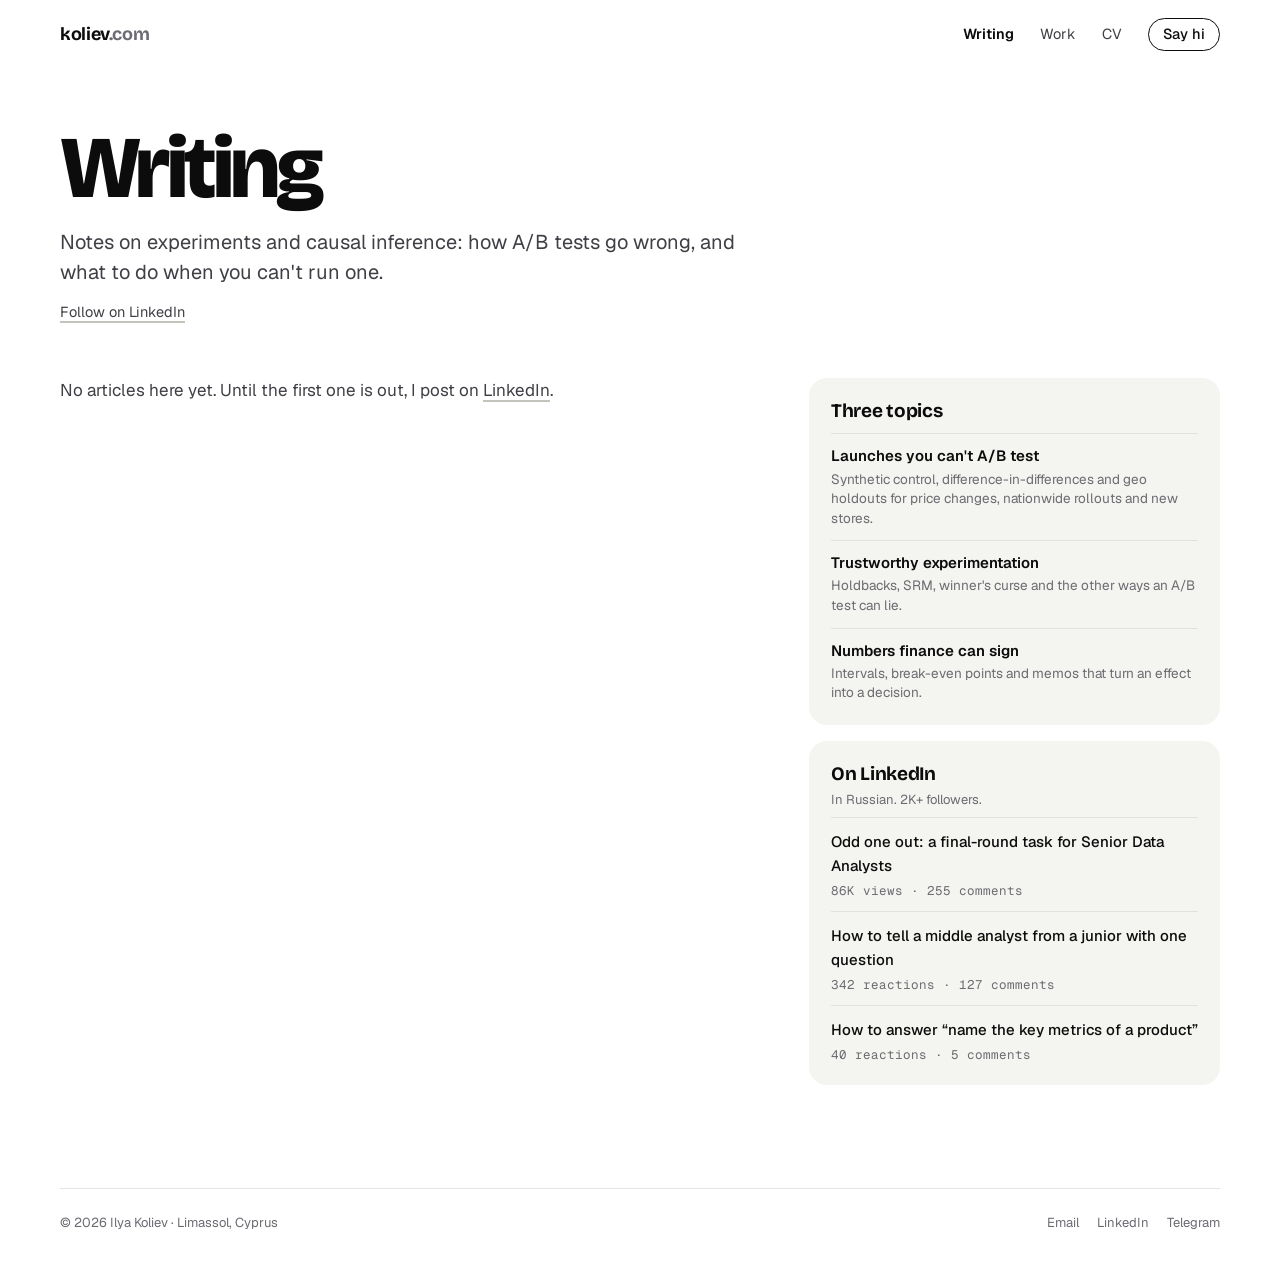
<file: writing/index.html>
<!DOCTYPE html><html lang="en"><head><meta charset="utf-8"><meta name="viewport" content="width=device-width, initial-scale=1"><title>Writing — Ilya Koliev</title><meta name="description" content="Notes by Ilya Koliev on experimentation and causal inference: holdbacks, A/B test pitfalls and how to measure launches you can't A/B test."><link rel="canonical" href="https://koliev.com/writing/"><meta name="robots" content="noindex"><meta name="author" content="Ilya Koliev"><meta name="generator" content="Astro v7.4.7"><meta name="theme-color" content="#ffffff"><link rel="icon" type="image/svg+xml" href="/favicon.svg"><link rel="icon" href="/favicon-32.png" sizes="32x32" type="image/png"><link rel="apple-touch-icon" href="/apple-touch-icon.png"><link rel="alternate" type="application/rss+xml" title="Ilya Koliev: writing" href="https://koliev.com/rss.xml"><meta property="og:type" content="website"><meta property="og:site_name" content="Ilya Koliev"><meta property="og:title" content="Writing — Ilya Koliev"><meta property="og:description" content="Notes by Ilya Koliev on experimentation and causal inference: holdbacks, A/B test pitfalls and how to measure launches you can't A/B test."><meta property="og:url" content="https://koliev.com/writing/"><meta property="og:locale" content="en_US"><meta property="og:image" content="https://koliev.com/og/writing.jpg"><meta property="og:image:width" content="1200"><meta property="og:image:height" content="630"><meta property="og:image:type" content="image/jpeg"><meta property="og:image:alt" content="Writing — Ilya Koliev"><meta name="twitter:card" content="summary_large_image"><meta name="twitter:title" content="Writing — Ilya Koliev"><meta name="twitter:description" content="Notes by Ilya Koliev on experimentation and causal inference: holdbacks, A/B test pitfalls and how to measure launches you can't A/B test."><meta name="twitter:image" content="https://koliev.com/og/writing.jpg"><script type="application/ld+json">{"@context":"https://schema.org","@type":"Blog","@id":"https://koliev.com/writing/#blog","url":"https://koliev.com/writing/","name":"Ilya Koliev: writing","description":"Notes on experiments and causal inference: how A/B tests go wrong, and what to do when you can't run one.","inLanguage":"en","author":{"@type":"Person","@id":"https://koliev.com/#person","name":"Ilya Koliev","url":"https://koliev.com/"},"publisher":{"@type":"Person","@id":"https://koliev.com/#person","name":"Ilya Koliev","url":"https://koliev.com/"},"blogPost":[]}</script><script type="application/ld+json">{"@context":"https://schema.org","@type":"BreadcrumbList","itemListElement":[{"@type":"ListItem","position":1,"name":"Ilya Koliev","item":"https://koliev.com/"},{"@type":"ListItem","position":2,"name":"Writing","item":"https://koliev.com/writing/"}]}</script><script>(function(){
var K="phc_qfEcMADGmDAaSUZTXY9UgDz5mD2Npgsg7izP29tpx5z9",H="https://eu.i.posthog.com",D="koliev.com",F="analytics-off",q=[],started=false,ready=false,off=false;
window.__track=function(){};
function note(s){addEventListener("DOMContentLoaded",function(){var n=document.createElement("p");n.setAttribute("role","status");n.textContent="Analytics on this device: "+s;n.style.cssText="position:fixed;left:16px;bottom:16px;z-index:99;margin:0;padding:8px 12px;border-radius:8px;background:#111;color:#fff;font:14px/1.4 system-ui,sans-serif";document.body.appendChild(n)})}
try{var m=/[?&]analytics=(on|off)(&|$)/.exec(location.search);if(m){if(m[1]==="off")localStorage.setItem(F,"1");else localStorage.removeItem(F);note(m[1])}off=localStorage.getItem(F)==="1"}catch(e){}
if(off||location.hostname!==D)return;
function page(){return{$current_url:location.href,$pathname:location.pathname,title:document.title}}
var T0=Date.now(),P0=page(),pv=false,bot=navigator.webdriver||/(^|[^a-z])bot|[a-z]bot[/;]|crawl|spider|slurp|headless|lighthouse|preview/i.test(navigator.userAgent);
function own(a,b){var o={},k;for(k in a)o[k]=a[k];for(k in b)o[k]=b[k];return o}
var U={};try{new URLSearchParams(location.search).forEach(function(v,k){if(/^utm_/.test(k))U[k]=v})}catch(e){}
window.__track=function(e,p){if(ready){window.posthog.capture(e,p,{send_instantly:true})}else{q.push([e,own(p),Date.now(),page()])}};
function ch(h){return/^mailto:/i.test(h)?"email":/^https?:\/\/([a-z0-9-]+\.)?linkedin\.com\/in\//i.test(h)?"linkedin":/^https?:\/\/(t|telegram)\.me\//i.test(h)?"telegram":""}
document.addEventListener("click",function(e){var a=e.target&&e.target.closest?e.target.closest("a[href]"):null,c=a&&ch(a.href);if(!c)return;var s=a.closest("[data-place]");window.__track("contact_click",{channel:c,place:s?s.getAttribute("data-place"):"page"})});
addEventListener("beforeprint",function(){window.__track("page_print")});
function ctx(){var p={distinct_id:"$posthog_cookieless",$cookieless_mode:true,$raw_user_agent:navigator.userAgent,$host:location.host,$referrer:document.referrer||"$direct",$referring_domain:"$direct",$screen_width:screen.width,$screen_height:screen.height,$device_type:/iPad|Tablet/i.test(navigator.userAgent)?"Tablet":/Mobi|Android|iPhone/i.test(navigator.userAgent)?"Mobile":"Desktop",$lib:"koliev-beacon"};
try{p.$timezone=Intl.DateTimeFormat().resolvedOptions().timeZone}catch(e){}try{if(document.referrer)p.$referring_domain=new URL(document.referrer).host}catch(e){}
return own(p,U)}
function flush(){if(ready||bot||!navigator.sendBeacon)return;var x=q.splice(0);if(!pv){pv=true;x.unshift(["$pageview",{},T0,P0])}if(!x.length)return;
try{var c0=ctx(),b=x.map(function(x){var p=own(own(c0,x[3]),x[1]);return{event:x[0],properties:p,timestamp:new Date(x[2]).toISOString()}});
navigator.sendBeacon(H+"/batch/",new Blob([JSON.stringify({api_key:K,batch:b,sent_at:new Date().toISOString()})],{type:"text/plain"}))}catch(e){}}
addEventListener("pagehide",flush);
document.addEventListener("visibilitychange",function(){if(document.visibilityState==="hidden")flush()});
addEventListener("pageshow",function(e){if(!e.persisted)return;T0=Date.now();P0=page();if(ready)window.posthog.capture("$pageview",P0);else pv=false});
function start(){if(started)return;started=true;
!function(t,e){var o,n,p,r;e.__SV||(window.posthog&&window.posthog.__loaded)||(window.posthog=e,e._i=[],e.init=function(i,s,a){function g(t,e){var o=e.split(".");2==o.length&&(t=t[o[0]],e=o[1]),t[e]=function(){t.push([e].concat(Array.prototype.slice.call(arguments,0)))}}(p=t.createElement("script")).type="text/javascript",p.crossOrigin="anonymous",p.async=!0,p.src="https://eu-assets.i.posthog.com/static/array.js",(r=t.getElementsByTagName("script")[0]).parentNode.insertBefore(p,r);var u=e;for(void 0!==a?u=e[a]=[]:a="posthog",u.people=u.people||[],u.toString=function(t){var e="posthog";return"posthog"!==a&&(e+="."+a),t||(e+=" (stub)"),e},u.people.toString=function(){return u.toString(1)+".people (stub)"},o="init capture register register_once unregister opt_out_capturing has_opted_out_capturing opt_in_capturing reset".split(" "),n=0;n<o.length;n++)g(u,o[n]);e._i.push([i,s,a])},e.__SV=1)}(document,window.posthog||[]);
var c={"api_host":"https://eu.i.posthog.com","ui_host":"https://eu.posthog.com","defaults":"2025-11-30","cookieless_mode":"always","persistence":"memory","person_profiles":"identified_only","autocapture":true,"capture_pageview":false,"capture_pageleave":true,"capture_dead_clicks":false,"capture_heatmaps":false,"disable_session_recording":true,"disable_surveys":true,"advanced_disable_flags":true,"capture_performance":false,"mask_personal_data_properties":true};
c.loaded=function(ph){ready=true;if(!pv){pv=true;ph.capture("$pageview",P0,{timestamp:new Date(T0)})}var x;while((x=q.shift()))ph.capture(x[0],own(x[3],x[1]),{timestamp:new Date(x[2])})};
window.posthog.init(K,c);}
function idle(){(window.requestIdleCallback||function(f){setTimeout(f,1)})(start,{timeout:3000})}
document.readyState==="complete"?idle():addEventListener("load",idle,{once:true});
})();</script><link rel="stylesheet" href="/_astro/Base.DVHIGhiy.css"><style>.note[data-astro-cid-n7xi3xt4]{color:var(--muted);margin:4px 0 8px;font-size:13px}ul[data-astro-cid-n7xi3xt4]{margin:0;padding:0;list-style:none}li[data-astro-cid-n7xi3xt4]{border-top:1px solid #e2e2dc;padding:12px 0}li[data-astro-cid-n7xi3xt4]:last-child{padding-bottom:0}a[data-astro-cid-n7xi3xt4]{font-size:15px;font-weight:500;line-height:1.35;text-decoration:none}a[data-astro-cid-n7xi3xt4]:hover{color:var(--accent)}li[data-astro-cid-n7xi3xt4] p[data-astro-cid-n7xi3xt4]{font:12.5px var(--mono);color:var(--muted);margin:4px 0 0}
.posts[data-astro-cid-oxezsu4a]{margin:0;padding:0;list-style:none}li[data-astro-cid-oxezsu4a]{border-top:1px solid var(--line);padding:18px 0}li[data-astro-cid-oxezsu4a]:last-child{border-bottom:1px solid var(--line)}a[data-astro-cid-oxezsu4a]{font:600 20px/1.25 var(--display);letter-spacing:-.015em;text-wrap:balance;text-decoration:none}a[data-astro-cid-oxezsu4a]:hover{color:var(--accent)}.meta[data-astro-cid-oxezsu4a]{color:var(--muted);flex-wrap:wrap;align-items:center;gap:4px 12px;margin:6px 0 0;font-size:13px;display:flex}
.head[data-astro-cid-67lgijtc]{padding-block:clamp(28px,5vw,56px) clamp(32px,5vw,56px)}.lead[data-astro-cid-67lgijtc]{max-width:34em;color:var(--ink-2);margin:16px 0 0;font-size:clamp(17px,1.6vw,20px)}.links[data-astro-cid-67lgijtc]{color:var(--ink-2);flex-wrap:wrap;gap:6px 18px;margin:14px 0 0;font-size:14.5px;display:flex}.links[data-astro-cid-67lgijtc] a[data-astro-cid-67lgijtc]:hover{color:var(--ink)}.year[data-astro-cid-67lgijtc]+.year[data-astro-cid-67lgijtc]{margin-top:36px}.label[data-astro-cid-67lgijtc]{margin-bottom:10px}.empty[data-astro-cid-67lgijtc]{color:var(--ink-2);margin:0;font-size:17px}.side[data-astro-cid-67lgijtc]{gap:16px;display:grid}.topics[data-astro-cid-67lgijtc]{margin:10px 0 0;padding:0;list-style:none}.topics[data-astro-cid-67lgijtc] li[data-astro-cid-67lgijtc]{border-top:1px solid #e2e2dc;padding:12px 0}.topics[data-astro-cid-67lgijtc] li[data-astro-cid-67lgijtc]:last-child{padding-bottom:0}.topics[data-astro-cid-67lgijtc] b[data-astro-cid-67lgijtc]{font-size:15px;font-weight:600;line-height:1.35;display:block}.topics[data-astro-cid-67lgijtc] span[data-astro-cid-67lgijtc]{color:var(--muted);margin-top:3px;font-size:13.5px;line-height:1.45;display:block}
</style></head><body><header class="top wrap" data-astro-cid-nen7h5rs><a class="brand" href="/" aria-label="Ilya Koliev, home" data-astro-cid-nen7h5rs>koliev<span data-astro-cid-nen7h5rs>.com</span></a><nav aria-label="Main" data-astro-cid-nen7h5rs><a href="/writing/" aria-current="page" data-astro-cid-nen7h5rs>Writing</a><a href="/#work" data-astro-cid-nen7h5rs>Work</a><a href="/cv/" data-astro-cid-nen7h5rs>CV</a><a class="pill" href="/#contact" data-astro-cid-nen7h5rs>Say hi</a></nav></header><main id="main"><div class="wrap" data-astro-cid-67lgijtc><header class="head" data-astro-cid-67lgijtc><h1 class="page-title" data-astro-cid-67lgijtc>Writing</h1><p class="lead" data-astro-cid-67lgijtc>Notes on experiments and causal inference: how A/B tests go wrong, and what to do when you can&#39;t run one.</p><p class="links" data-place="writing" data-astro-cid-67lgijtc><a href="https://www.linkedin.com/in/ilya-koliev/" rel="me noopener" data-astro-cid-67lgijtc>Follow on LinkedIn</a></p></header><div class="split" data-astro-cid-67lgijtc><div data-astro-cid-67lgijtc><p class="empty" data-astro-cid-67lgijtc>No articles here yet. Until the first one is out, I post on <a href="https://www.linkedin.com/in/ilya-koliev/" data-astro-cid-67lgijtc>LinkedIn</a>.</p></div><aside class="side" data-astro-cid-67lgijtc><section class="panel" aria-labelledby="topics-title" data-astro-cid-67lgijtc><h2 class="panel-title" id="topics-title" data-astro-cid-67lgijtc>Three topics</h2><ul class="topics" data-astro-cid-67lgijtc><li data-astro-cid-67lgijtc><b data-astro-cid-67lgijtc>Launches you can&#39;t A/B test</b><span data-astro-cid-67lgijtc>Synthetic control, difference-in-differences and geo holdouts for price changes, nationwide rollouts and new stores.</span></li><li data-astro-cid-67lgijtc><b data-astro-cid-67lgijtc>Trustworthy experimentation</b><span data-astro-cid-67lgijtc>Holdbacks, SRM, winner&#39;s curse and the other ways an A/B test can lie.</span></li><li data-astro-cid-67lgijtc><b data-astro-cid-67lgijtc>Numbers finance can sign</b><span data-astro-cid-67lgijtc>Intervals, break-even points and memos that turn an effect into a decision.</span></li></ul></section><div class="panel" data-astro-cid-n7xi3xt4><h2 class="panel-title" data-astro-cid-n7xi3xt4="true">On LinkedIn</h2><p class="note" data-astro-cid-n7xi3xt4>In Russian. 2K+ followers.</p><ul data-astro-cid-n7xi3xt4><li data-astro-cid-n7xi3xt4><a href="https://www.linkedin.com/feed/update/urn:li:activity:7437122216577650688/" rel="noopener" data-astro-cid-n7xi3xt4>Odd one out: a final-round task for Senior Data Analysts</a><p data-astro-cid-n7xi3xt4>86K views · 255 comments</p></li><li data-astro-cid-n7xi3xt4><a href="https://www.linkedin.com/feed/update/urn:li:activity:7366429157888589825/" rel="noopener" data-astro-cid-n7xi3xt4>How to tell a middle analyst from a junior with one question</a><p data-astro-cid-n7xi3xt4>342 reactions · 127 comments</p></li><li data-astro-cid-n7xi3xt4><a href="https://www.linkedin.com/feed/update/urn:li:activity:7167864621524049920/" rel="noopener" data-astro-cid-n7xi3xt4>How to answer “name the key metrics of a product”</a><p data-astro-cid-n7xi3xt4>40 reactions · 5 comments</p></li></ul></div></aside></div></div></main><footer class="foot wrap" data-place="footer" data-astro-cid-jo6i4kqk><span data-astro-cid-jo6i4kqk>© 2026 Ilya Koliev · Limassol, Cyprus</span><nav aria-label="Contacts" data-astro-cid-jo6i4kqk><a href="mailto:i.s.koliev@gmail.com" data-copy="i.s.koliev@gmail.com" data-astro-cid-jo6i4kqk>Email</a><a href="https://www.linkedin.com/in/ilya-koliev/" rel="me noopener" data-astro-cid-jo6i4kqk>LinkedIn</a><a href="https://t.me/koliev" rel="me noopener" data-astro-cid-jo6i4kqk>Telegram</a></nav></footer><p class="visually-hidden" role="status" data-copy-status></p><script type="module">var e=document.querySelector(`[data-copy-status]`);for(let t of document.querySelectorAll(`a[data-copy]`))t.addEventListener(`click`,async()=>{try{await navigator.clipboard.writeText(t.dataset.copy??``)}catch{return}t.dataset.copied=``,e&&(e.textContent=`Email address copied`),setTimeout(()=>{delete t.dataset.copied,e&&(e.textContent=``)},2e3)});</script></body></html>
</file>
<file: _astro/index.CIr_IuP5.css>
@font-face{font-family:Caveat;font-style:normal;font-display:swap;font-weight:600;src:url(/_astro/caveat-cyrillic-ext-600-normal.DDEJyoof.woff2)format("woff2"),url(/_astro/caveat-cyrillic-ext-600-normal.BLVNc-Ct.woff)format("woff");unicode-range:U+460-52F,U+1C80-1C8A,U+20B4,U+2DE0-2DFF,U+A640-A69F,U+FE2E-FE2F}@font-face{font-family:Caveat;font-style:normal;font-display:swap;font-weight:600;src:url(/_astro/caveat-cyrillic-600-normal.Ba_MyzgW.woff2)format("woff2"),url(/_astro/caveat-cyrillic-600-normal.CqH0c_uj.woff)format("woff");unicode-range:U+301,U+400-45F,U+490-491,U+4B0-4B1,U+2116}@font-face{font-family:Caveat;font-style:normal;font-display:swap;font-weight:600;src:url(/_astro/caveat-latin-ext-600-normal.DDJRD6ps.woff2)format("woff2"),url(/_astro/caveat-latin-ext-600-normal.shBvSnoU.woff)format("woff");unicode-range:U+100-2BA,U+2BD-2C5,U+2C7-2CC,U+2CE-2D7,U+2DD-2FF,U+304,U+308,U+329,U+1D00-1DBF,U+1E00-1E9F,U+1EF2-1EFF,U+2020,U+20A0-20AB,U+20AD-20C0,U+2113,U+2C60-2C7F,U+A720-A7FF}@font-face{font-family:Caveat;font-style:normal;font-display:swap;font-weight:600;src:url(/_astro/caveat-latin-600-normal.zlTlWIYU.woff2)format("woff2"),url(/_astro/caveat-latin-600-normal.DUjB8dgm.woff)format("woff");unicode-range:U+??,U+131,U+152-153,U+2BB-2BC,U+2C6,U+2DA,U+2DC,U+304,U+308,U+329,U+2000-206F,U+20AC,U+2122,U+2191,U+2193,U+2212,U+2215,U+FEFF,U+FFFD}.glyph[data-astro-cid-p6lysxim]{max-width:100%;display:block;overflow:visible}.hot[data-astro-cid-p6lysxim]{fill:var(--accent)}.dim[data-astro-cid-p6lysxim]{fill:var(--glyph-dim)}text[data-astro-cid-p6lysxim]{font:10.5px var(--mono);fill:var(--muted)}.fs[data-astro-cid-be257okp]{margin:18px 0}figcaption[data-astro-cid-be257okp]{color:var(--c-dim);font-size:13px}.fs-plot[data-astro-cid-be257okp]{border-bottom:1px solid var(--c-line);cursor:crosshair;touch-action:pan-y;height:124px;margin-top:6px;position:relative}svg[data-astro-cid-be257okp]{width:100%;max-width:none;height:100%;position:absolute;inset:0}.fs-area[data-astro-cid-be257okp]{fill:#f4f4f012}.fs-band[data-astro-cid-be257okp]{fill:#f4f4f033}.fs-line[data-astro-cid-be257okp]{fill:none;stroke:var(--c-ink);stroke-width:2px;stroke-linejoin:round}.fs-band-label[data-astro-cid-be257okp]{color:var(--c-dim);white-space:nowrap;font-size:12px;line-height:1;position:absolute;top:0;left:50%;transform:translate(-50%)}.fs-cross[data-astro-cid-be257okp]{background:var(--c-dim);pointer-events:none;width:1px;position:absolute;top:18px;bottom:0}.fs-stem[data-astro-cid-be257okp]{background:var(--c-bad);width:1px;height:44px;position:absolute;bottom:0}.fs-dot[data-astro-cid-be257okp]{border:2px solid var(--c-bg);background:var(--c-bad);border-radius:50%;width:14px;height:14px;margin-left:-7px;position:absolute;bottom:-7px}.fs-label[data-astro-cid-be257okp]{font:500 12px/1.25 var(--mono);color:var(--c-ink);text-align:center;white-space:nowrap;position:absolute;bottom:48px;transform:translate(-50%)}.fs-label[data-astro-cid-be257okp] b[data-astro-cid-be257okp]{font-family:var(--sans);font-weight:600;display:block}.fs-axis[data-astro-cid-be257okp]{height:20px;font:11px/20px var(--mono);color:var(--c-dim);position:relative}.fs-axis[data-astro-cid-be257okp] span[data-astro-cid-be257okp]{position:absolute;transform:translate(-50%)}.fs-readout[data-astro-cid-be257okp]{min-height:2.9em;color:var(--c-dim);margin:4px 0 0;font-size:13px;line-height:1.45}.puzzle[data-astro-cid-6cf5hokj]{--c-bg:#0d0e10;--c-raise:#17191c;--c-line:#2a2d31;--c-ink:#f3f3ef;--c-body:#cfd0cb;--c-dim:#9b9ea4;--c-good:#35d07f;--c-bad:#ff5d52;--c-accent:#b9a8ff;background:var(--c-bg);color:var(--c-ink);border-radius:22px;padding:clamp(18px,2.2vw,24px);font-size:15px;line-height:1.5}.p-head[data-astro-cid-6cf5hokj]{flex-wrap:wrap;justify-content:space-between;align-items:center;gap:6px 12px;margin:0;display:flex}.p-tag[data-astro-cid-6cf5hokj]{background:var(--c-accent);color:var(--c-bg);font:600 12px/1 var(--mono);border-radius:999px;padding:5px 10px}.p-note[data-astro-cid-6cf5hokj]{color:var(--c-dim);font-size:12.5px}h2[data-astro-cid-6cf5hokj]{font:700 clamp(20px, 1.9vw, 22px) / 1.15 var(--display);letter-spacing:-.02em;text-wrap:balance;margin:12px 0 0}.p-setup[data-astro-cid-6cf5hokj]{color:var(--c-dim);margin:4px 0 0;font-size:13.5px}.p-table[data-astro-cid-6cf5hokj]{border-collapse:collapse;width:100%;font:14px/1.2 var(--mono);font-variant-numeric:tabular-nums;margin-top:12px}.p-table[data-astro-cid-6cf5hokj] th[data-astro-cid-6cf5hokj],.p-table[data-astro-cid-6cf5hokj] td[data-astro-cid-6cf5hokj]{border-bottom:1px solid var(--c-line);text-align:right;white-space:nowrap;padding:8px 0;font-weight:400}.p-table[data-astro-cid-6cf5hokj] thead[data-astro-cid-6cf5hokj] th[data-astro-cid-6cf5hokj]{font:12.5px/1.2 var(--sans);color:var(--c-dim);padding-top:0}.p-table[data-astro-cid-6cf5hokj] tbody[data-astro-cid-6cf5hokj] th[data-astro-cid-6cf5hokj]{text-align:left;font:14px/1.2 var(--sans);color:var(--c-dim)}.p-table[data-astro-cid-6cf5hokj] tbody[data-astro-cid-6cf5hokj] td[data-astro-cid-6cf5hokj]{width:31%}.p-flag[data-astro-cid-6cf5hokj]{color:var(--c-bad);font:600 11.5px/1 var(--sans);vertical-align:1px;background:#ff5d5229;border-radius:999px;align-items:center;gap:4px;margin-left:6px;padding:3px 7px;display:inline-flex}.p-flag[data-astro-cid-6cf5hokj][hidden]{display:none}.puzzle[data-astro-cid-6cf5hokj][data-pick] .p-users[data-astro-cid-6cf5hokj] td[data-astro-cid-6cf5hokj]{color:var(--c-bad);font-weight:600}.p-result[data-astro-cid-6cf5hokj]{flex-wrap:wrap;justify-content:space-between;align-items:center;gap:6px 16px;margin:10px 0 0;display:flex}.p-result[data-astro-cid-6cf5hokj] div[data-astro-cid-6cf5hokj],.p-result[data-astro-cid-6cf5hokj] dd[data-astro-cid-6cf5hokj]{align-items:center;gap:8px;display:flex}.p-result[data-astro-cid-6cf5hokj] dt[data-astro-cid-6cf5hokj]{color:var(--c-dim);font-size:13.5px}.p-result[data-astro-cid-6cf5hokj] dd[data-astro-cid-6cf5hokj]{font:600 17px/1.2 var(--mono);letter-spacing:-.02em;margin:0}.p-sig[data-astro-cid-6cf5hokj]{color:var(--c-good);font:600 11.5px/1 var(--sans);letter-spacing:0;background:#35d07f24;border-radius:999px;align-items:center;gap:4px;padding:4px 8px;display:inline-flex}.p-options[data-astro-cid-6cf5hokj]{grid-template-columns:1fr 1fr;gap:8px;margin-top:14px;display:grid}.p-option[data-astro-cid-6cf5hokj]{border:1px solid var(--c-line);background:var(--c-raise);min-height:44px;color:var(--c-ink);font:500 14px/1.25 var(--sans);text-align:left;cursor:pointer;border-radius:12px;align-items:center;gap:10px;padding:8px 12px;transition:border-color .15s,background-color .15s;display:flex}.p-option[data-astro-cid-6cf5hokj]:hover{border-color:var(--c-accent)}.p-option[data-astro-cid-6cf5hokj]:focus-visible{outline:2px solid var(--c-accent);outline-offset:2px}.p-key[data-astro-cid-6cf5hokj]{background:var(--c-line);width:22px;height:22px;color:var(--c-ink);font:600 12px/1 var(--mono);border-radius:6px;flex:none;place-items:center;display:grid}.p-text[data-astro-cid-6cf5hokj]{flex:1}.p-mark[data-astro-cid-6cf5hokj]{flex:none;display:none}.puzzle[data-astro-cid-6cf5hokj][data-pick] .p-option[data-astro-cid-6cf5hokj][data-right]{border-color:var(--c-good);background:#35d07f1f}.puzzle[data-astro-cid-6cf5hokj][data-pick] .p-option[data-astro-cid-6cf5hokj][data-right] .p-mark[data-astro-cid-6cf5hokj]{color:var(--c-good);display:block}.p-option[data-astro-cid-6cf5hokj][aria-pressed=true]:not([data-right]){border-color:var(--c-bad);background:#ff5d521f}.p-option[data-astro-cid-6cf5hokj][aria-pressed=true]:not([data-right]) .p-mark[data-astro-cid-6cf5hokj]{color:var(--c-bad);display:block}.p-reveal[data-astro-cid-6cf5hokj]{border-top:1px solid var(--c-line);color:var(--c-body);margin-top:18px;padding-top:18px}.p-reveal[data-astro-cid-6cf5hokj] p[data-astro-cid-6cf5hokj]{margin:12px 0 0}.p-reveal[data-astro-cid-6cf5hokj] strong[data-astro-cid-6cf5hokj],.p-reveal[data-astro-cid-6cf5hokj] b[data-astro-cid-6cf5hokj]{color:var(--c-ink);font-weight:600}.p-reveal[data-astro-cid-6cf5hokj] .p-verdict[data-astro-cid-6cf5hokj]{font:700 22px/1.2 var(--display);letter-spacing:-.02em;color:var(--c-ink);margin:0;scroll-margin:24px}h3[data-astro-cid-6cf5hokj]{font:600 14px/1.2 var(--sans);color:var(--c-dim);margin:22px 0 0}.p-why[data-astro-cid-6cf5hokj]{gap:6px;margin:10px 0 0;padding:0;font-size:14px;list-style:none;display:grid}.p-why[data-astro-cid-6cf5hokj] li[data-astro-cid-6cf5hokj]{border:1px solid var(--c-line);border-radius:12px;gap:10px;padding:10px 12px;display:flex}.p-why[data-astro-cid-6cf5hokj] li[data-astro-cid-6cf5hokj][data-picked]{border-color:var(--c-bad)}.p-reveal[data-astro-cid-6cf5hokj] .p-foot[data-astro-cid-6cf5hokj]{color:var(--c-dim);margin-top:18px;font-size:14px}.p-more[data-astro-cid-6cf5hokj]{color:var(--c-accent);text-underline-offset:3px;margin-top:14px;font-size:14px;font-weight:500;text-decoration:underline #b9a8ff66;display:inline-block}.p-more[data-astro-cid-6cf5hokj]:hover{text-decoration-color:currentColor}@media (width<=420px){.p-options[data-astro-cid-6cf5hokj]{grid-template-columns:1fr;gap:6px}}.hero[data-astro-cid-lcdefpme]{grid-template-columns:minmax(0,1.05fr) minmax(0,.95fr);align-items:start;gap:clamp(32px,5vw,72px);padding-top:clamp(20px,4vw,48px);display:grid}.pitch[data-astro-cid-lcdefpme]{position:sticky;top:32px}.me[data-astro-cid-lcdefpme]{align-items:center;gap:14px;display:flex}.me[data-astro-cid-lcdefpme] h1[data-astro-cid-lcdefpme]{font:700 20px/1.2 var(--display);letter-spacing:-.015em}.me[data-astro-cid-lcdefpme] p[data-astro-cid-lcdefpme]{color:var(--muted);margin:2px 0 0;font-size:14px}.hook[data-astro-cid-lcdefpme]{font:800 clamp(42px, 5.4vw, 72px) / .98 var(--display);letter-spacing:-.04em;text-wrap:balance;margin:clamp(28px,4vw,44px) 0 0}.hook[data-astro-cid-lcdefpme] mark[data-astro-cid-lcdefpme]{background:linear-gradient(transparent 14%, var(--accent-soft) 14% 92%, transparent 92%);color:inherit;-webkit-box-decoration-break:clone;box-decoration-break:clone;border-radius:.1em;margin:0 -.06em;padding:0 .06em}.sub[data-astro-cid-lcdefpme]{max-width:31em;color:var(--ink-2);margin:22px 0 0;font-size:clamp(17px,1.5vw,19px)}.cta[data-astro-cid-lcdefpme]{flex-wrap:wrap;align-items:center;gap:12px;margin-top:28px;display:flex}.cta-links[data-astro-cid-lcdefpme]{gap:18px;margin-left:6px;font-size:14.5px;display:inline-flex}.cta-links[data-astro-cid-lcdefpme] a[data-astro-cid-lcdefpme]{color:var(--ink-2);text-decoration:underline;text-decoration-color:var(--line);text-underline-offset:4px;margin-block:-11px;padding-block:11px;text-decoration-thickness:1.5px}.cta-links[data-astro-cid-lcdefpme] a[data-astro-cid-lcdefpme]:hover{color:var(--ink);text-decoration-color:var(--accent)}.cta-links[data-astro-cid-lcdefpme] small[data-astro-cid-lcdefpme]{font:500 12px var(--mono);color:var(--muted)}.note[data-astro-cid-lcdefpme]{color:var(--accent);font:600 24px/1 var(--hand);transform-origin:0 100%;align-items:flex-end;gap:6px;margin:0 0 2px 26px;display:flex;transform:rotate(-2deg)}.note[data-astro-cid-lcdefpme] span[data-astro-cid-lcdefpme]{padding-bottom:14px}.solo[data-astro-cid-lcdefpme]{max-width:640px}.now[data-astro-cid-lcdefpme]{border-radius:var(--radius);background:var(--accent-tint);grid-template-columns:minmax(0,.8fr) minmax(0,1.2fr);align-items:center;gap:18px clamp(24px,5vw,72px);padding:clamp(22px,3vw,32px);display:grid}.now-meta[data-astro-cid-lcdefpme]{color:var(--muted);flex-wrap:wrap;align-items:center;gap:4px 10px;margin:0;font-size:13px;display:flex}.now[data-astro-cid-lcdefpme] h3[data-astro-cid-lcdefpme]{font:800 clamp(30px, 3.6vw, 40px) / 1.05 var(--display);letter-spacing:-.035em;align-items:center;gap:12px;margin-top:12px;display:flex}.now[data-astro-cid-lcdefpme] h3[data-astro-cid-lcdefpme] .dot[data-astro-cid-lcdefpme]{width:14px;height:14px}.now-role[data-astro-cid-lcdefpme]{color:var(--ink-2);margin:6px 0 0;font-size:15px}.now-text[data-astro-cid-lcdefpme]{font:600 clamp(20px, 2.3vw, 27px) / 1.25 var(--display);letter-spacing:-.02em;text-wrap:balance;margin:0}.earlier[data-astro-cid-lcdefpme]{margin:clamp(28px,4vw,40px) 0 12px}.builds[data-astro-cid-lcdefpme]{grid-template-columns:repeat(3,minmax(0,1fr));gap:16px;margin:0;padding:0;list-style:none;display:grid}.build[data-astro-cid-lcdefpme]{border:1px solid var(--line);border-radius:var(--radius);flex-direction:column;display:flex;overflow:hidden}.build-art[data-astro-cid-lcdefpme]{background:var(--soft);align-items:center;height:96px;padding:0 22px;display:flex}.build-body[data-astro-cid-lcdefpme]{flex-direction:column;flex:1;padding:18px 22px 20px;display:flex}.where[data-astro-cid-lcdefpme]{color:var(--muted);align-items:center;gap:7px;margin:0;font-size:13px;display:flex}.build[data-astro-cid-lcdefpme] h3[data-astro-cid-lcdefpme]{font:700 22px/1.15 var(--display);letter-spacing:-.02em;margin:8px 0 0}.build-text[data-astro-cid-lcdefpme]{color:var(--ink-2);margin:8px 0 18px;font-size:14.5px}.stats[data-astro-cid-lcdefpme]{border-top:1px solid var(--line);grid-template-columns:repeat(2,minmax(0,1fr));gap:10px 24px;margin-top:auto;padding-top:14px;display:grid}.stats[data-astro-cid-lcdefpme] p[data-astro-cid-lcdefpme]{color:var(--muted);margin:0;font-size:12.5px;line-height:1.3}.stats[data-astro-cid-lcdefpme] p[data-astro-cid-lcdefpme]:only-child{grid-column:1/-1}.stats[data-astro-cid-lcdefpme] b[data-astro-cid-lcdefpme]{font:600 21px/1.15 var(--mono);letter-spacing:-.03em;color:var(--ink);margin-bottom:2px;display:block}.before[data-astro-cid-lcdefpme]{max-width:62em;color:var(--ink-2);margin:20px 0 0;font-size:14.5px}.end[data-astro-cid-lcdefpme]{background:var(--ink);color:#fff;border-radius:clamp(22px,3vw,32px);margin-top:clamp(72px,10vw,128px);padding:clamp(32px,7vw,80px);scroll-margin-top:24px}.end[data-astro-cid-lcdefpme] h2[data-astro-cid-lcdefpme]{font:800 clamp(52px, 10vw, 112px) / .95 var(--display);letter-spacing:-.05em}.end[data-astro-cid-lcdefpme] p[data-astro-cid-lcdefpme]{color:#b9b9b4;max-width:30em;margin:18px 0 0;font-size:17px}.end-links[data-astro-cid-lcdefpme]{flex-wrap:wrap;gap:10px;margin-top:30px;display:flex}.end[data-astro-cid-lcdefpme] a[data-astro-cid-lcdefpme]:focus-visible{outline-color:#fff}@media (width<=1000px){.builds[data-astro-cid-lcdefpme]{grid-template-columns:repeat(2,minmax(0,1fr))}}@media (width<=900px){.hero[data-astro-cid-lcdefpme]{grid-template-columns:minmax(0,1fr)}.pitch[data-astro-cid-lcdefpme]{position:static}.play[data-astro-cid-lcdefpme]{width:min(100%,560px)}}@media (width<=720px){.now[data-astro-cid-lcdefpme]{grid-template-columns:minmax(0,1fr)}}@media (width<=640px){.builds[data-astro-cid-lcdefpme]{grid-template-columns:minmax(0,1fr)}}@media (width<=420px){.cta-links[data-astro-cid-lcdefpme]{width:100%;margin-left:0}}
</file>
<file: _astro/Base.DVHIGhiy.css>
@font-face{font-family:Bricolage Grotesque Variable;font-style:normal;font-display:swap;font-weight:200 800;src:url(/_astro/bricolage-grotesque-vietnamese-opsz-normal.D9N6E8K1.woff2)format("woff2-variations");unicode-range:U+102-103,U+110-111,U+128-129,U+168-169,U+1A0-1A1,U+1AF-1B0,U+300-301,U+303-304,U+308-309,U+323,U+329,U+1EA0-1EF9,U+20AB}@font-face{font-family:Bricolage Grotesque Variable;font-style:normal;font-display:swap;font-weight:200 800;src:url(/_astro/bricolage-grotesque-latin-ext-opsz-normal.IcJDqblK.woff2)format("woff2-variations");unicode-range:U+100-2BA,U+2BD-2C5,U+2C7-2CC,U+2CE-2D7,U+2DD-2FF,U+304,U+308,U+329,U+1D00-1DBF,U+1E00-1E9F,U+1EF2-1EFF,U+2020,U+20A0-20AB,U+20AD-20C0,U+2113,U+2C60-2C7F,U+A720-A7FF}@font-face{font-family:Bricolage Grotesque Variable;font-style:normal;font-display:swap;font-weight:200 800;src:url(/_astro/bricolage-grotesque-latin-opsz-normal.Cre6nC2_.woff2)format("woff2-variations");unicode-range:U+??,U+131,U+152-153,U+2BB-2BC,U+2C6,U+2DA,U+2DC,U+304,U+308,U+329,U+2000-206F,U+20AC,U+2122,U+2191,U+2193,U+2212,U+2215,U+FEFF,U+FFFD}@font-face{font-family:Geist Variable;font-style:normal;font-display:swap;font-weight:100 900;src:url(/_astro/geist-cyrillic-ext-wght-normal.DjL33-gN.woff2)format("woff2-variations");unicode-range:U+460-52F,U+1C80-1C8A,U+20B4,U+2DE0-2DFF,U+A640-A69F,U+FE2E-FE2F}@font-face{font-family:Geist Variable;font-style:normal;font-display:swap;font-weight:100 900;src:url(/_astro/geist-cyrillic-wght-normal.BEAKL7Jp.woff2)format("woff2-variations");unicode-range:U+301,U+400-45F,U+490-491,U+4B0-4B1,U+2116}@font-face{font-family:Geist Variable;font-style:normal;font-display:swap;font-weight:100 900;src:url(/_astro/geist-vietnamese-wght-normal.6IgcOCM7.woff2)format("woff2-variations");unicode-range:U+102-103,U+110-111,U+128-129,U+168-169,U+1A0-1A1,U+1AF-1B0,U+300-301,U+303-304,U+308-309,U+323,U+329,U+1EA0-1EF9,U+20AB}@font-face{font-family:Geist Variable;font-style:normal;font-display:swap;font-weight:100 900;src:url(/_astro/geist-latin-ext-wght-normal.DC-KSUi6.woff2)format("woff2-variations");unicode-range:U+100-2BA,U+2BD-2C5,U+2C7-2CC,U+2CE-2D7,U+2DD-2FF,U+304,U+308,U+329,U+1D00-1DBF,U+1E00-1E9F,U+1EF2-1EFF,U+2020,U+20A0-20AB,U+20AD-20C0,U+2113,U+2C60-2C7F,U+A720-A7FF}@font-face{font-family:Geist Variable;font-style:normal;font-display:swap;font-weight:100 900;src:url(/_astro/geist-latin-wght-normal.BgDaEnEv.woff2)format("woff2-variations");unicode-range:U+??,U+131,U+152-153,U+2BB-2BC,U+2C6,U+2DA,U+2DC,U+304,U+308,U+329,U+2000-206F,U+20AC,U+2122,U+2191,U+2193,U+2212,U+2215,U+FEFF,U+FFFD}@font-face{font-family:Geist Mono Variable;font-style:normal;font-display:swap;font-weight:100 900;src:url(/_astro/geist-mono-cyrillic-ext-wght-normal.X_5orZeX.woff2)format("woff2-variations");unicode-range:U+460-52F,U+1C80-1C8A,U+20B4,U+2DE0-2DFF,U+A640-A69F,U+FE2E-FE2F}@font-face{font-family:Geist Mono Variable;font-style:normal;font-display:swap;font-weight:100 900;src:url(/_astro/geist-mono-cyrillic-wght-normal.DiZS0aHC.woff2)format("woff2-variations");unicode-range:U+301,U+400-45F,U+490-491,U+4B0-4B1,U+2116}@font-face{font-family:Geist Mono Variable;font-style:normal;font-display:swap;font-weight:100 900;src:url(/_astro/geist-mono-symbols2-wght-normal.CO5SzqOn.woff2)format("woff2-variations");unicode-range:U+2000-2001,U+2004-2008,U+200A,U+23B8-23BD,U+2500-259F}@font-face{font-family:Geist Mono Variable;font-style:normal;font-display:swap;font-weight:100 900;src:url(/_astro/geist-mono-vietnamese-wght-normal.DadHysG0.woff2)format("woff2-variations");unicode-range:U+102-103,U+110-111,U+128-129,U+168-169,U+1A0-1A1,U+1AF-1B0,U+300-301,U+303-304,U+308-309,U+323,U+329,U+1EA0-1EF9,U+20AB}@font-face{font-family:Geist Mono Variable;font-style:normal;font-display:swap;font-weight:100 900;src:url(/_astro/geist-mono-latin-ext-wght-normal.Bwz-egvJ.woff2)format("woff2-variations");unicode-range:U+100-2BA,U+2BD-2C5,U+2C7-2CC,U+2CE-2D7,U+2DD-2FF,U+304,U+308,U+329,U+1D00-1DBF,U+1E00-1E9F,U+1EF2-1EFF,U+2020,U+20A0-20AB,U+20AD-20C0,U+2113,U+2C60-2C7F,U+A720-A7FF}@font-face{font-family:Geist Mono Variable;font-style:normal;font-display:swap;font-weight:100 900;src:url(/_astro/geist-mono-latin-wght-normal.XN7g48iV.woff2)format("woff2-variations");unicode-range:U+??,U+131,U+152-153,U+2BB-2BC,U+2C6,U+2DA,U+2DC,U+304,U+308,U+329,U+2000-206F,U+20AC,U+2122,U+2191,U+2193,U+2212,U+2215,U+FEFF,U+FFFD}:root{--ink:#0c0c0d;--ink-2:#3f3f45;--muted:#6b6b72;--line:#e6e6e1;--soft:#f4f4f0;--accent:#5b3df5;--accent-ink:#3a22c4;--accent-soft:#e2d9ff;--accent-tint:#f5f2ff;--glyph-dim:#d6d6cf;--display:"Bricolage Grotesque Variable", "Geist Variable", system-ui, sans-serif;--sans:"Geist Variable", system-ui, -apple-system, "Segoe UI", sans-serif;--mono:"Geist Mono Variable", ui-monospace, "SF Mono", Menlo, monospace;--hand:"Caveat", "Bradley Hand", cursive;--page:1160px;--read:720px;--gutter:clamp(16px, 4vw, 40px);--radius:18px;color-scheme:light}*,:before,:after{box-sizing:border-box}html{-webkit-text-size-adjust:100%;text-size-adjust:100%}@media (prefers-reduced-motion:no-preference){html{scroll-behavior:smooth}}body{color:var(--ink);font:16px/1.5 var(--sans);-webkit-font-smoothing:antialiased;background:#fff;margin:0}a{color:inherit;text-underline-offset:4px;text-decoration-color:#c4c4bd;text-decoration-thickness:1.5px}a:hover{text-decoration-color:var(--accent)}:focus-visible{outline:2px solid var(--accent);outline-offset:3px;border-radius:4px}img,svg{max-width:100%;height:auto}h1,h2,h3{font-family:var(--display);letter-spacing:-.02em;text-wrap:balance;margin:0;line-height:1.12}p{text-wrap:pretty}.wrap{width:min(var(--page), 100% - 2 * var(--gutter));margin-inline:auto}.wrap--read{width:min(var(--read), 100% - 2 * var(--gutter))}.mono{font-family:var(--mono);font-variant-numeric:tabular-nums}.nw{white-space:nowrap}.visually-hidden{clip:rect(0 0 0 0);white-space:nowrap;width:1px;height:1px;position:absolute;overflow:hidden}.page-title{font:800 clamp(44px, 7.5vw, 88px) / .98 var(--display);letter-spacing:-.045em}.label{font:500 12px/1.4 var(--mono);letter-spacing:.04em;text-transform:uppercase;color:var(--muted);margin:0}.section{padding-top:clamp(72px,10vw,128px)}.section-head{flex-wrap:wrap;justify-content:space-between;align-items:baseline;gap:6px 16px;margin-bottom:clamp(20px,3vw,32px);display:flex}.section-head h2{font:800 clamp(32px, 4.2vw, 48px) / 1.05 var(--display);letter-spacing:-.035em}.section-head p{color:var(--muted);margin:0;font-size:14.5px}.section-head a{color:var(--ink-2);text-decoration:none}.section-head a:hover{color:var(--accent)}.split{grid-template-columns:minmax(0,1.25fr) minmax(0,.75fr);align-items:start;gap:clamp(28px,5vw,72px);display:grid}@media (width<=900px){.split{grid-template-columns:minmax(0,1fr)}}.panel{border-radius:var(--radius);background:var(--soft);padding:22px}.panel-title{font:700 19px/1.2 var(--display);letter-spacing:-.015em}.btn{border:1px solid var(--ink);color:var(--ink);font:600 15px/1 var(--sans);cursor:pointer;background:0 0;border-radius:12px;align-items:center;padding:13px 18px;text-decoration:none;transition:background-color .15s,border-color .15s,color .15s;display:inline-flex}.btn--dark{background:var(--ink);color:#fff}.btn--dark:hover{border-color:var(--accent);background:var(--accent);color:#fff}.btn--line:hover{background:var(--soft);color:var(--ink)}.btn--light{color:var(--ink);background:#fff;border-color:#fff}.btn--light:hover{border-color:var(--accent-soft);background:var(--accent-soft);color:var(--ink)}.btn--ghost{color:#fff;border-color:#ffffff4d}.btn--ghost:hover{color:#fff;border-color:#fff}a[data-copy]{position:relative}a[data-copy][data-copied]:after{content:"Address copied";background:var(--accent);color:#fff;font:500 12.5px/1 var(--sans);white-space:nowrap;pointer-events:none;border-radius:8px;padding:6px 9px;position:absolute;bottom:calc(100% + 8px);left:50%;transform:translate(-50%)}.dot{border-radius:50%;flex:none;width:9px;height:9px;display:inline-block;box-shadow:inset 0 0 0 1px #00000024}.dot--vk{background:#07f}.dot--tbank{background:#ffdd2d}.dot--indrive{background:#c1f11d}.tag{background:var(--accent-soft);color:var(--accent-ink);white-space:nowrap;border-radius:999px;padding:2px 8px;font-size:11.5px;font-weight:600;line-height:1.5;display:inline-block}.tag--quiet{background:var(--soft);color:var(--ink-2)}.prose{font-size:18px;line-height:1.7}.prose h2{font:700 clamp(25px, 3vw, 30px) / 1.15 var(--display);letter-spacing:-.025em;margin:2em 0 .5em}.prose h3{font:700 21px/1.2 var(--display);letter-spacing:-.015em;margin:1.7em 0 .4em}.prose p,.prose ul,.prose ol,.prose table,.prose blockquote,.prose figure{margin:0 0 1.15em}.prose ul,.prose ol{padding-left:1.3em}.prose li+li{margin-top:.35em}.prose li::marker{color:var(--muted)}.prose strong{font-weight:650}.prose blockquote{border-left:3px solid var(--accent);color:var(--ink-2);padding:2px 0 2px 18px}.prose code{background:var(--soft);font-family:var(--mono);border-radius:6px;padding:2px 6px;font-size:.86em}.prose pre{border:1px solid var(--line);border-radius:14px;padding:16px 18px;font-size:14px;line-height:1.55;overflow-x:auto}.prose pre code{font-size:inherit;background:0 0;padding:0}.prose table{border-collapse:collapse;font-variant-numeric:tabular-nums;width:100%;font-size:15.5px;display:block;overflow-x:auto}.prose th,.prose td{border-bottom:1px solid var(--line);text-align:left;vertical-align:top;padding:9px 12px 9px 0}.prose th{font:500 12px/1.4 var(--mono);letter-spacing:.04em;text-transform:uppercase;color:var(--muted)}.prose img{border:1px solid var(--line);border-radius:14px;max-width:min(100%,500px);margin:1.6em auto;display:block}.prose hr{border:0;border-top:1px solid var(--line);margin:2.4em 0}.prose a{text-decoration-color:var(--accent)}.prose a:hover{color:var(--accent-ink)}.prose :is(h2,h3){scroll-margin-top:24px}@media (width<=560px){.prose{font-size:17px}}.top[data-astro-cid-nen7h5rs]{justify-content:space-between;align-items:center;gap:16px;padding-block:18px;display:flex}.brand[data-astro-cid-nen7h5rs]{font:700 18px/1 var(--display);letter-spacing:-.02em;text-decoration:none}.brand[data-astro-cid-nen7h5rs] span[data-astro-cid-nen7h5rs]{color:var(--muted)}nav[data-astro-cid-nen7h5rs]{align-items:center;gap:clamp(12px,2.4vw,26px);font-size:14.5px;display:flex}nav[data-astro-cid-nen7h5rs] a[data-astro-cid-nen7h5rs]{color:var(--ink-2);margin:-11px -4px;padding:11px 4px;text-decoration:none}nav[data-astro-cid-nen7h5rs] a[data-astro-cid-nen7h5rs]:hover,nav[data-astro-cid-nen7h5rs] a[data-astro-cid-nen7h5rs][aria-current=page]{color:var(--ink)}nav[data-astro-cid-nen7h5rs] a[data-astro-cid-nen7h5rs][aria-current=page]{font-weight:600}nav[data-astro-cid-nen7h5rs] .pill[data-astro-cid-nen7h5rs]{border:1px solid var(--ink);color:var(--ink);border-radius:999px;margin:0;padding:8px 14px;font-weight:500;line-height:1}nav[data-astro-cid-nen7h5rs] .pill[data-astro-cid-nen7h5rs]:hover{background:var(--ink);color:#fff}@media (width<=420px){nav[data-astro-cid-nen7h5rs] a[data-astro-cid-nen7h5rs][href="/#work"]{display:none}}@media print{.top[data-astro-cid-nen7h5rs]{display:none}}.foot[data-astro-cid-jo6i4kqk]{border-top:1px solid var(--line);color:var(--muted);flex-wrap:wrap;justify-content:space-between;gap:8px 24px;margin-top:clamp(56px,8vw,104px);padding-block:24px 36px;font-size:13px;display:flex}.foot--flush[data-astro-cid-jo6i4kqk]{border-top:0;margin-top:0}nav[data-astro-cid-jo6i4kqk]{flex-wrap:wrap;gap:6px 18px;display:flex}a[data-astro-cid-jo6i4kqk]{margin-block:-12px;padding-block:12px;text-decoration:none}a[data-astro-cid-jo6i4kqk]:hover{color:var(--ink)}@media print{.foot[data-astro-cid-jo6i4kqk]{display:none}}
</file>
<file: _astro/cv.Cd5pQHEh.css>
.cv[data-astro-cid-uue4a3aj]{padding-top:clamp(28px,5vw,56px)}.cv-head[data-astro-cid-uue4a3aj]{flex-wrap:wrap;justify-content:space-between;align-items:flex-start;gap:16px 24px;margin-bottom:clamp(36px,5vw,60px);display:flex}.cv-head[data-astro-cid-uue4a3aj] .btn[data-astro-cid-uue4a3aj]{white-space:nowrap;flex:none}.role[data-astro-cid-uue4a3aj]{color:var(--ink-2);margin:14px 0 0;font-size:clamp(17px,1.6vw,20px)}.contacts[data-astro-cid-uue4a3aj]{color:var(--muted);flex-wrap:wrap;gap:4px 18px;margin:10px 0 0;font-size:14px;display:flex}.contacts[data-astro-cid-uue4a3aj] a[data-astro-cid-uue4a3aj]{color:var(--ink-2);text-decoration:none}.contacts[data-astro-cid-uue4a3aj] a[data-astro-cid-uue4a3aj]:hover{color:var(--accent)}.label[data-astro-cid-uue4a3aj]{margin-bottom:12px}.main[data-astro-cid-uue4a3aj] section[data-astro-cid-uue4a3aj]+section[data-astro-cid-uue4a3aj]{margin-top:clamp(32px,4vw,44px)}.summary[data-astro-cid-uue4a3aj]{margin:0;font-size:17px;line-height:1.55}.employer[data-astro-cid-uue4a3aj]{border-top:1px solid var(--line);padding-top:20px}.employer[data-astro-cid-uue4a3aj]+.employer[data-astro-cid-uue4a3aj]{margin-top:26px}.line[data-astro-cid-uue4a3aj]{flex-wrap:wrap;justify-content:space-between;align-items:baseline;gap:2px 16px;display:flex}h3[data-astro-cid-uue4a3aj]{font:700 24px/1.15 var(--display);letter-spacing:-.025em;align-items:center;gap:10px;display:flex}h3[data-astro-cid-uue4a3aj] .dot[data-astro-cid-uue4a3aj]{width:11px;height:11px}.period[data-astro-cid-uue4a3aj]{font:13px var(--mono);color:var(--muted);margin:0}.role-block[data-astro-cid-uue4a3aj]{margin-top:14px}.role-title[data-astro-cid-uue4a3aj]{margin:0;font-weight:600}.role-title[data-astro-cid-uue4a3aj] span[data-astro-cid-uue4a3aj]{color:var(--muted);font-weight:400}ul[data-astro-cid-uue4a3aj]{margin:6px 0 0;padding-left:1.1em}li[data-astro-cid-uue4a3aj]{color:var(--ink-2);font-size:15px}li[data-astro-cid-uue4a3aj]+li[data-astro-cid-uue4a3aj]{margin-top:5px}li[data-astro-cid-uue4a3aj]::marker{color:var(--muted)}.side[data-astro-cid-uue4a3aj]{font-size:14.5px;position:sticky;top:24px}.side[data-astro-cid-uue4a3aj] section[data-astro-cid-uue4a3aj]+section[data-astro-cid-uue4a3aj]{margin-top:24px}.side[data-astro-cid-uue4a3aj] p[data-astro-cid-uue4a3aj],.skills[data-astro-cid-uue4a3aj]{margin:0}.skills[data-astro-cid-uue4a3aj] div[data-astro-cid-uue4a3aj]+div[data-astro-cid-uue4a3aj]{margin-top:10px}.skills[data-astro-cid-uue4a3aj] dt[data-astro-cid-uue4a3aj],.strong[data-astro-cid-uue4a3aj]{font-weight:600}.skills[data-astro-cid-uue4a3aj] dd[data-astro-cid-uue4a3aj]{color:var(--ink-2);margin:1px 0 0}.quiet[data-astro-cid-uue4a3aj]{color:var(--muted)}.side[data-astro-cid-uue4a3aj] .updated[data-astro-cid-uue4a3aj]{font:12px var(--mono);color:var(--muted);margin-top:24px}@media (width<=900px){.side[data-astro-cid-uue4a3aj]{position:static}}@media print{@page{size:A4;margin:11mm 15mm}body{color:#000;background:#fff;font-size:10.5pt}.no-print[data-astro-cid-uue4a3aj],.dot[data-astro-cid-uue4a3aj],.tag[data-astro-cid-uue4a3aj]{display:none}.cv[data-astro-cid-uue4a3aj]{width:auto;padding:0}.cv-head[data-astro-cid-uue4a3aj]{margin-bottom:12px}.page-title[data-astro-cid-uue4a3aj]{letter-spacing:-.02em;font-size:22pt}.role[data-astro-cid-uue4a3aj]{color:#000;margin-top:3px;font-size:11.5pt}.contacts[data-astro-cid-uue4a3aj]{margin-top:3px;font-size:9pt}.contacts[data-astro-cid-uue4a3aj],.contacts[data-astro-cid-uue4a3aj] a[data-astro-cid-uue4a3aj],.period[data-astro-cid-uue4a3aj],.role-title[data-astro-cid-uue4a3aj] span[data-astro-cid-uue4a3aj],.skills[data-astro-cid-uue4a3aj] dd[data-astro-cid-uue4a3aj],.quiet[data-astro-cid-uue4a3aj],.side[data-astro-cid-uue4a3aj] .updated[data-astro-cid-uue4a3aj],li[data-astro-cid-uue4a3aj]{color:#333}.body[data-astro-cid-uue4a3aj]{display:block}.label[data-astro-cid-uue4a3aj]{margin-bottom:4px}.main[data-astro-cid-uue4a3aj] section[data-astro-cid-uue4a3aj]+section[data-astro-cid-uue4a3aj]{margin-top:11px}.summary[data-astro-cid-uue4a3aj]{font-size:10pt;line-height:1.4}.employer[data-astro-cid-uue4a3aj]{border-top:0;padding-top:0}.employer[data-astro-cid-uue4a3aj]+.employer[data-astro-cid-uue4a3aj]{margin-top:9px}h3[data-astro-cid-uue4a3aj]{font-size:12.5pt}.period[data-astro-cid-uue4a3aj]{font-size:8.5pt}.role-block[data-astro-cid-uue4a3aj]{break-inside:avoid;margin-top:5px}.role-title[data-astro-cid-uue4a3aj]{font-size:10pt}ul[data-astro-cid-uue4a3aj]{margin-top:2px}li[data-astro-cid-uue4a3aj]{font-size:9.5pt;line-height:1.36}li[data-astro-cid-uue4a3aj]+li[data-astro-cid-uue4a3aj]{margin-top:1.5px}.side[data-astro-cid-uue4a3aj]{break-inside:avoid;background:0 0;grid-template-rows:auto auto 1fr;grid-template-columns:1.7fr 1fr;gap:9px 10mm;margin-top:11px;padding:0;font-size:9.5pt;line-height:1.36;display:grid;position:static}.side[data-astro-cid-uue4a3aj] section[data-astro-cid-uue4a3aj]+section[data-astro-cid-uue4a3aj]{margin-top:0}.side[data-astro-cid-uue4a3aj] section[data-astro-cid-uue4a3aj]:first-child{grid-row:1/-1}.skills[data-astro-cid-uue4a3aj] div[data-astro-cid-uue4a3aj]{grid-template-columns:28mm 1fr;gap:6px;display:grid}.skills[data-astro-cid-uue4a3aj] div[data-astro-cid-uue4a3aj]+div[data-astro-cid-uue4a3aj]{margin-top:2px}.skills[data-astro-cid-uue4a3aj] dd[data-astro-cid-uue4a3aj]{margin:0}.side[data-astro-cid-uue4a3aj] .updated[data-astro-cid-uue4a3aj]{grid-column:2;align-self:end;margin-top:0;font-size:8pt}}
</file>
